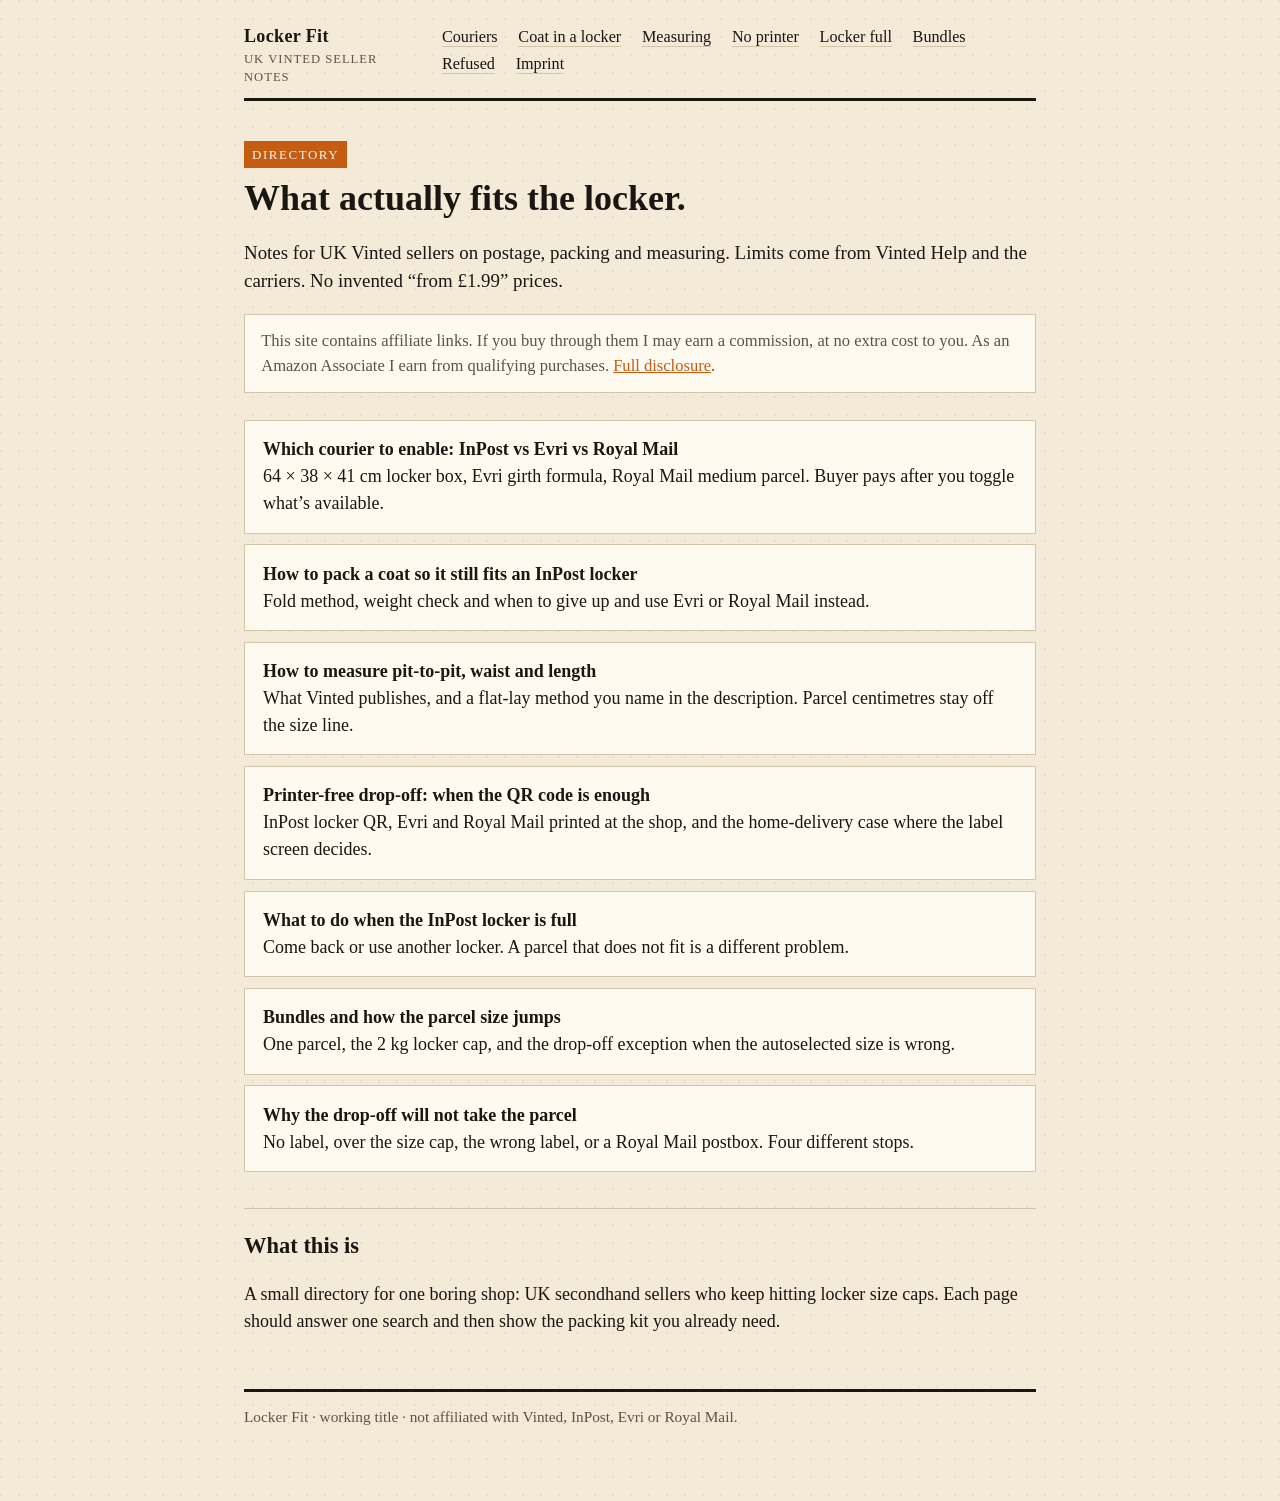
<file: index.html>
<!DOCTYPE html>
<html lang="en-GB">
<head>
  <meta charset="utf-8">
  <meta name="viewport" content="width=device-width, initial-scale=1">
  <title>Locker Fit — UK Vinted seller notes</title>
  <meta name="description" content="Postage, packing and measuring notes for UK Vinted sellers. Official size caps, not blog guesswork.">
  <link rel="stylesheet" href="styles.css">
</head>
<body>
  <div class="wrap">
    <header class="site">
      <a class="mark" href="index.html">Locker Fit<span>UK Vinted seller notes</span></a>
      <nav>
        <a href="courier-choice.html">Couriers</a>
        <a href="coat-packing.html">Coat in a locker</a>
        <a href="measuring.html">Measuring</a>
        <a href="printer-free.html">No printer</a>
        <a href="locker-full.html">Locker full</a>
        <a href="bundles.html">Bundles</a>
        <a href="label-refused.html">Refused</a>
        <a href="imprint.html">Imprint</a>
      </nav>
    </header>

    <p class="tape">Directory</p>
    <h1>What actually fits the locker.</h1>
    <p class="lead">Notes for UK Vinted sellers on postage, packing and measuring. Limits come from Vinted Help and the carriers. No invented “from £1.99” prices.</p>

    <p class="disclosure">This site contains affiliate links. If you buy through them I may earn a commission, at no extra cost to you. As an Amazon Associate I earn from qualifying purchases. <a href="imprint.html">Full disclosure</a>.</p>

    <ul class="pages">
      <li>
        <a href="courier-choice.html">Which courier to enable: InPost vs Evri vs Royal Mail</a>
        <div>64 × 38 × 41 cm locker box, Evri girth formula, Royal Mail medium parcel. Buyer pays after you toggle what’s available.</div>
      </li>
      <li>
        <a href="coat-packing.html">How to pack a coat so it still fits an InPost locker</a>
        <div>Fold method, weight check and when to give up and use Evri or Royal Mail instead.</div>
      </li>
      <li>
        <a href="measuring.html">How to measure pit-to-pit, waist and length</a>
        <div>What Vinted publishes, and a flat-lay method you name in the description. Parcel centimetres stay off the size line.</div>
      </li>
      <li>
        <a href="printer-free.html">Printer-free drop-off: when the QR code is enough</a>
        <div>InPost locker QR, Evri and Royal Mail printed at the shop, and the home-delivery case where the label screen decides.</div>
      </li>
      <li>
        <a href="locker-full.html">What to do when the InPost locker is full</a>
        <div>Come back or use another locker. A parcel that does not fit is a different problem.</div>
      </li>
      <li>
        <a href="bundles.html">Bundles and how the parcel size jumps</a>
        <div>One parcel, the 2 kg locker cap, and the drop-off exception when the autoselected size is wrong.</div>
      </li>
      <li>
        <a href="label-refused.html">Why the drop-off will not take the parcel</a>
        <div>No label, over the size cap, the wrong label, or a Royal Mail postbox. Four different stops.</div>
      </li>
    </ul>

    <h2>What this is</h2>
    <p>A small directory for one boring shop: UK secondhand sellers who keep hitting locker size caps. Each page should answer one search and then show the packing kit you already need.</p>

    <footer>
      Locker Fit · working title · not affiliated with Vinted, InPost, Evri or Royal Mail.
    </footer>
  </div>
</body>
</html>
</file>
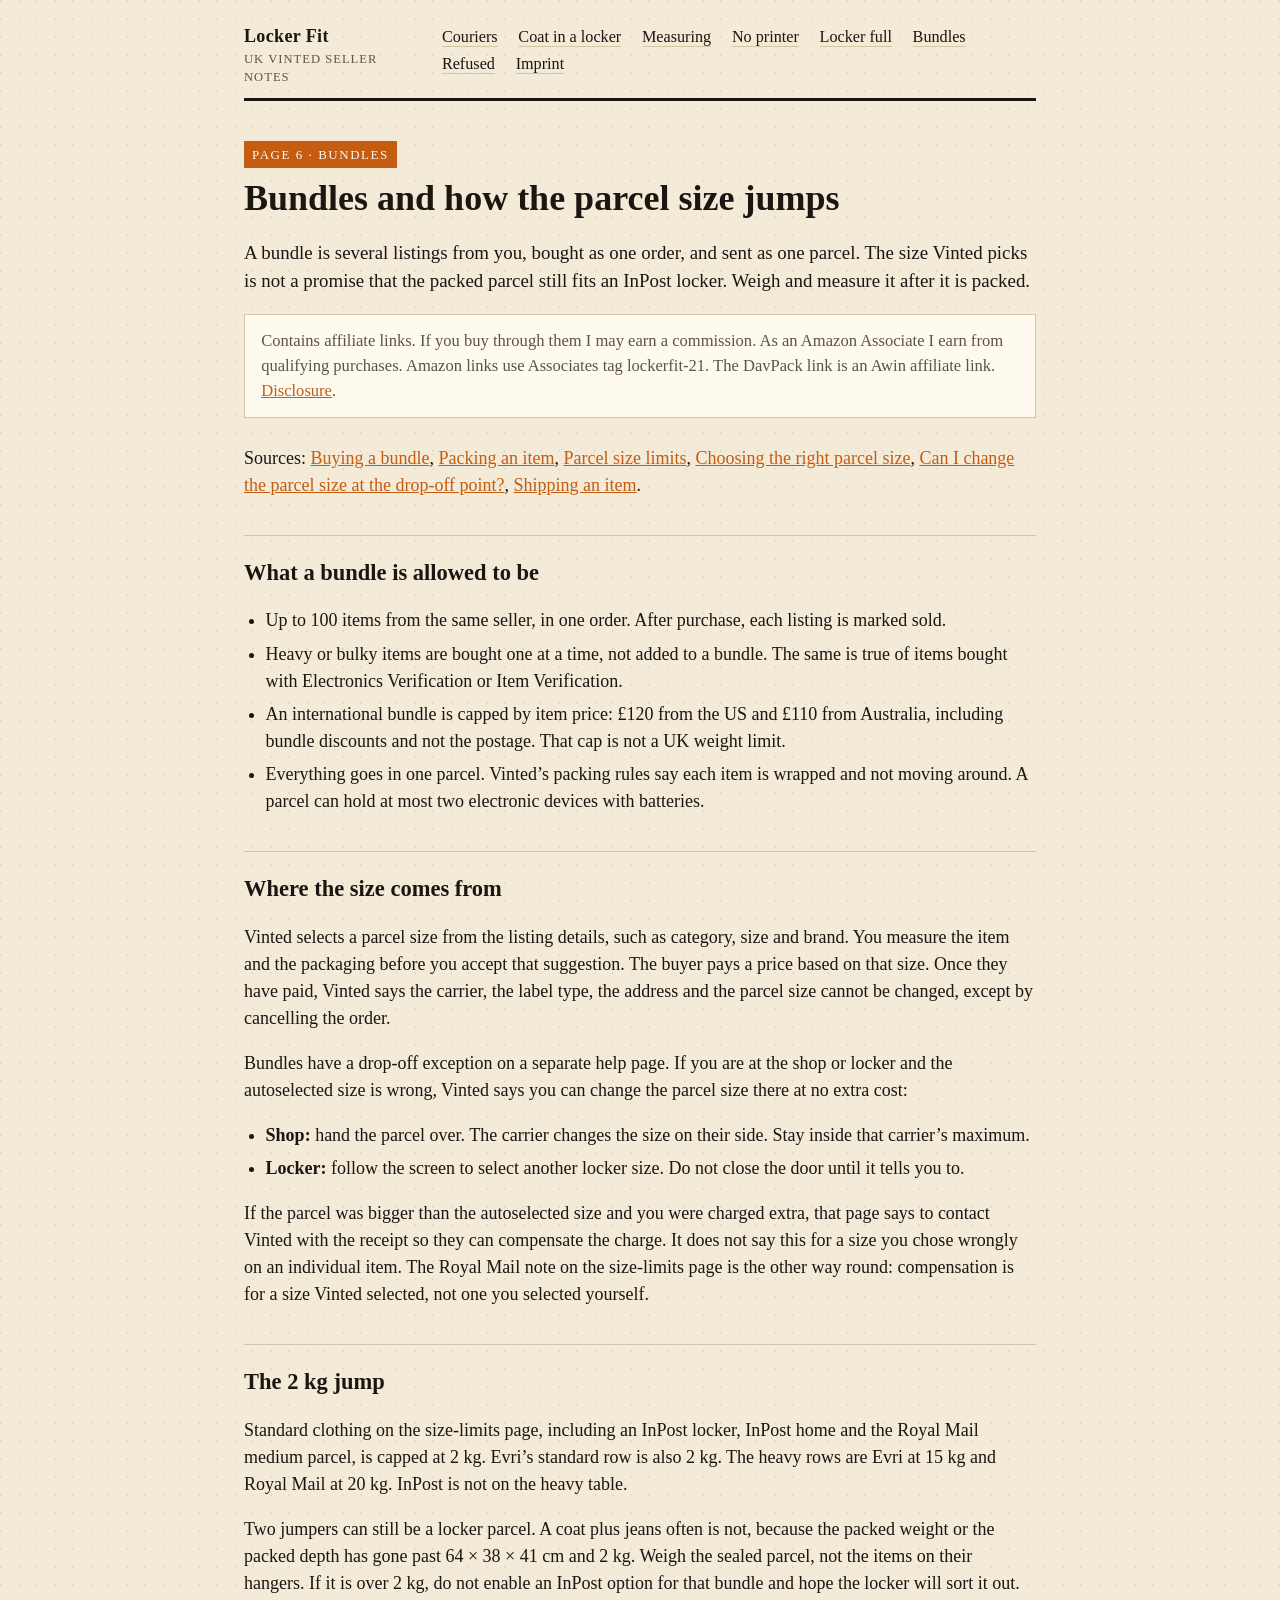
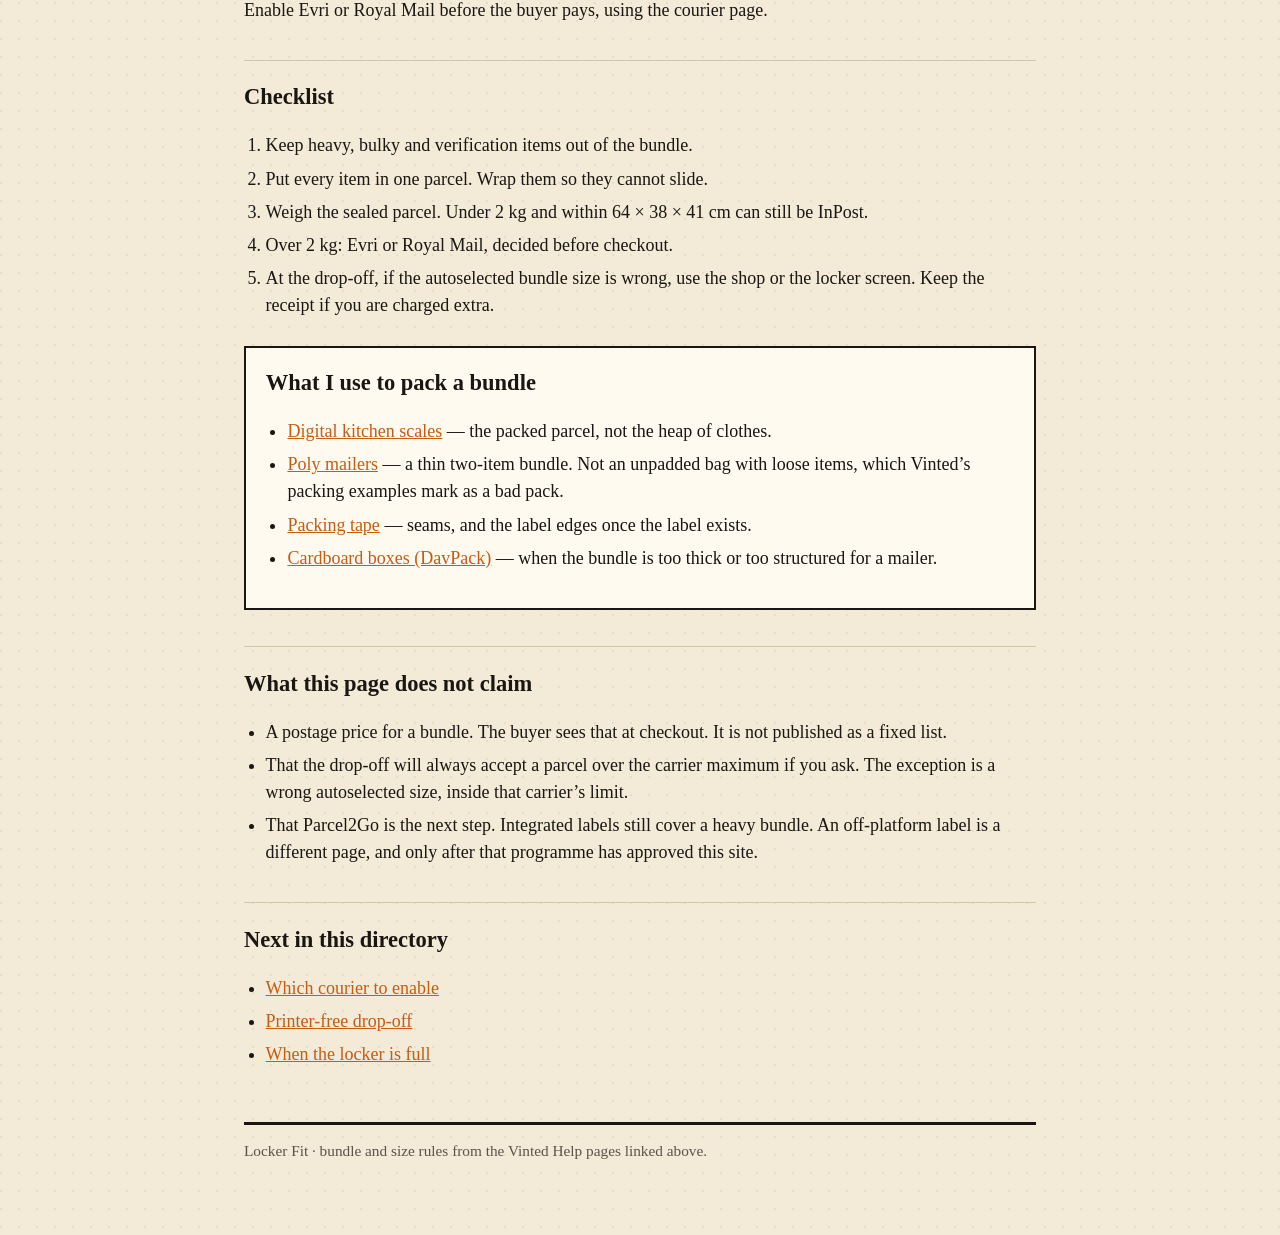
<file: bundles.html>
<!DOCTYPE html>
<html lang="en-GB">
<head>
  <meta charset="utf-8">
  <meta name="viewport" content="width=device-width, initial-scale=1">
  <title>Vinted bundles and the parcel size jump — Locker Fit</title>
  <meta name="description" content="How a Vinted UK bundle becomes one parcel, when the 2 kg locker cap is the limit, and what you can change at the drop-off.">
  <link rel="stylesheet" href="styles.css">
</head>
<body>
  <div class="wrap">
    <header class="site">
      <a class="mark" href="index.html">Locker Fit<span>UK Vinted seller notes</span></a>
      <nav>
        <a href="courier-choice.html">Couriers</a>
        <a href="coat-packing.html">Coat in a locker</a>
        <a href="measuring.html">Measuring</a>
        <a href="printer-free.html">No printer</a>
        <a href="locker-full.html">Locker full</a>
        <a href="bundles.html">Bundles</a>
        <a href="label-refused.html">Refused</a>
        <a href="imprint.html">Imprint</a>
      </nav>
    </header>

    <p class="tape">Page 6 · Bundles</p>
    <h1>Bundles and how the parcel size jumps</h1>
    <p class="lead">A bundle is several listings from you, bought as one order, and sent as one parcel. The size Vinted picks is not a promise that the packed parcel still fits an InPost locker. Weigh and measure it after it is packed.</p>

    <p class="disclosure">Contains affiliate links. If you buy through them I may earn a commission. As an Amazon Associate I earn from qualifying purchases. Amazon links use Associates tag lockerfit-21. The DavPack link is an Awin affiliate link. <a href="imprint.html">Disclosure</a>.</p>

    <p>Sources: <a href="https://www.vinted.co.uk/help/260-bundelbeleid">Buying a bundle</a>, <a href="https://www.vinted.co.uk/help/65">Packing an item</a>, <a href="https://www.vinted.co.uk/help/1227-parcel-size-limits">Parcel size limits</a>, <a href="https://www.vinted.co.uk/help/51">Choosing the right parcel size</a>, <a href="https://www.vinted.co.uk/help/160-can-i-change-the-parcel-size-at-the-drop-off-point">Can I change the parcel size at the drop-off point?</a>, <a href="https://www.vinted.co.uk/help/482-shipping-an-item">Shipping an item</a>.</p>

    <h2>What a bundle is allowed to be</h2>
    <ul>
      <li>Up to 100 items from the same seller, in one order. After purchase, each listing is marked sold.</li>
      <li>Heavy or bulky items are bought one at a time, not added to a bundle. The same is true of items bought with Electronics Verification or Item Verification.</li>
      <li>An international bundle is capped by item price: £120 from the US and £110 from Australia, including bundle discounts and not the postage. That cap is not a UK weight limit.</li>
      <li>Everything goes in one parcel. Vinted’s packing rules say each item is wrapped and not moving around. A parcel can hold at most two electronic devices with batteries.</li>
    </ul>

    <h2>Where the size comes from</h2>
    <p>Vinted selects a parcel size from the listing details, such as category, size and brand. You measure the item and the packaging before you accept that suggestion. The buyer pays a price based on that size. Once they have paid, Vinted says the carrier, the label type, the address and the parcel size cannot be changed, except by cancelling the order.</p>
    <p>Bundles have a drop-off exception on a separate help page. If you are at the shop or locker and the autoselected size is wrong, Vinted says you can change the parcel size there at no extra cost:</p>
    <ul>
      <li><strong>Shop:</strong> hand the parcel over. The carrier changes the size on their side. Stay inside that carrier’s maximum.</li>
      <li><strong>Locker:</strong> follow the screen to select another locker size. Do not close the door until it tells you to.</li>
    </ul>
    <p>If the parcel was bigger than the autoselected size and you were charged extra, that page says to contact Vinted with the receipt so they can compensate the charge. It does not say this for a size you chose wrongly on an individual item. The Royal Mail note on the size-limits page is the other way round: compensation is for a size Vinted selected, not one you selected yourself.</p>

    <h2>The 2 kg jump</h2>
    <p>Standard clothing on the size-limits page, including an InPost locker, InPost home and the Royal Mail medium parcel, is capped at 2 kg. Evri’s standard row is also 2 kg. The heavy rows are Evri at 15 kg and Royal Mail at 20 kg. InPost is not on the heavy table.</p>
    <p>Two jumpers can still be a locker parcel. A coat plus jeans often is not, because the packed weight or the packed depth has gone past 64 × 38 × 41 cm and 2 kg. Weigh the sealed parcel, not the items on their hangers. If it is over 2 kg, do not enable an InPost option for that bundle and hope the locker will sort it out. Enable Evri or Royal Mail before the buyer pays, using the courier page.</p>

    <h2>Checklist</h2>
    <ol>
      <li>Keep heavy, bulky and verification items out of the bundle.</li>
      <li>Put every item in one parcel. Wrap them so they cannot slide.</li>
      <li>Weigh the sealed parcel. Under 2 kg and within 64 × 38 × 41 cm can still be InPost.</li>
      <li>Over 2 kg: Evri or Royal Mail, decided before checkout.</li>
      <li>At the drop-off, if the autoselected bundle size is wrong, use the shop or the locker screen. Keep the receipt if you are charged extra.</li>
    </ol>

    <div class="kit">
      <h2>What I use to pack a bundle</h2>
      <ul>
        <li><a href="https://www.amazon.co.uk/s?k=digital+kitchen+scales+2kg&amp;tag=lockerfit-21">Digital kitchen scales</a> — the packed parcel, not the heap of clothes.</li>
        <li><a href="https://www.amazon.co.uk/s?k=poly+mailers+A3&amp;tag=lockerfit-21">Poly mailers</a> — a thin two-item bundle. Not an unpadded bag with loose items, which Vinted’s packing examples mark as a bad pack.</li>
        <li><a href="https://www.amazon.co.uk/s?k=packing+tape+strong&amp;tag=lockerfit-21">Packing tape</a> — seams, and the label edges once the label exists.</li>
        <li><a href="https://www.awin1.com/cread.php?awinmid=29981&amp;awinaffid=3132490&amp;ued=https%3A%2F%2Fwww.davpack.co.uk%2F">Cardboard boxes (DavPack)</a> — when the bundle is too thick or too structured for a mailer.</li>
      </ul>
    </div>

    <h2>What this page does not claim</h2>
    <ul>
      <li>A postage price for a bundle. The buyer sees that at checkout. It is not published as a fixed list.</li>
      <li>That the drop-off will always accept a parcel over the carrier maximum if you ask. The exception is a wrong autoselected size, inside that carrier’s limit.</li>
      <li>That Parcel2Go is the next step. Integrated labels still cover a heavy bundle. An off-platform label is a different page, and only after that programme has approved this site.</li>
    </ul>

    <h2>Next in this directory</h2>
    <ul>
      <li><a href="courier-choice.html">Which courier to enable</a></li>
      <li><a href="printer-free.html">Printer-free drop-off</a></li>
      <li><a href="locker-full.html">When the locker is full</a></li>
    </ul>

    <footer>
      Locker Fit · bundle and size rules from the Vinted Help pages linked above.
    </footer>
  </div>
</body>
</html>
</file>
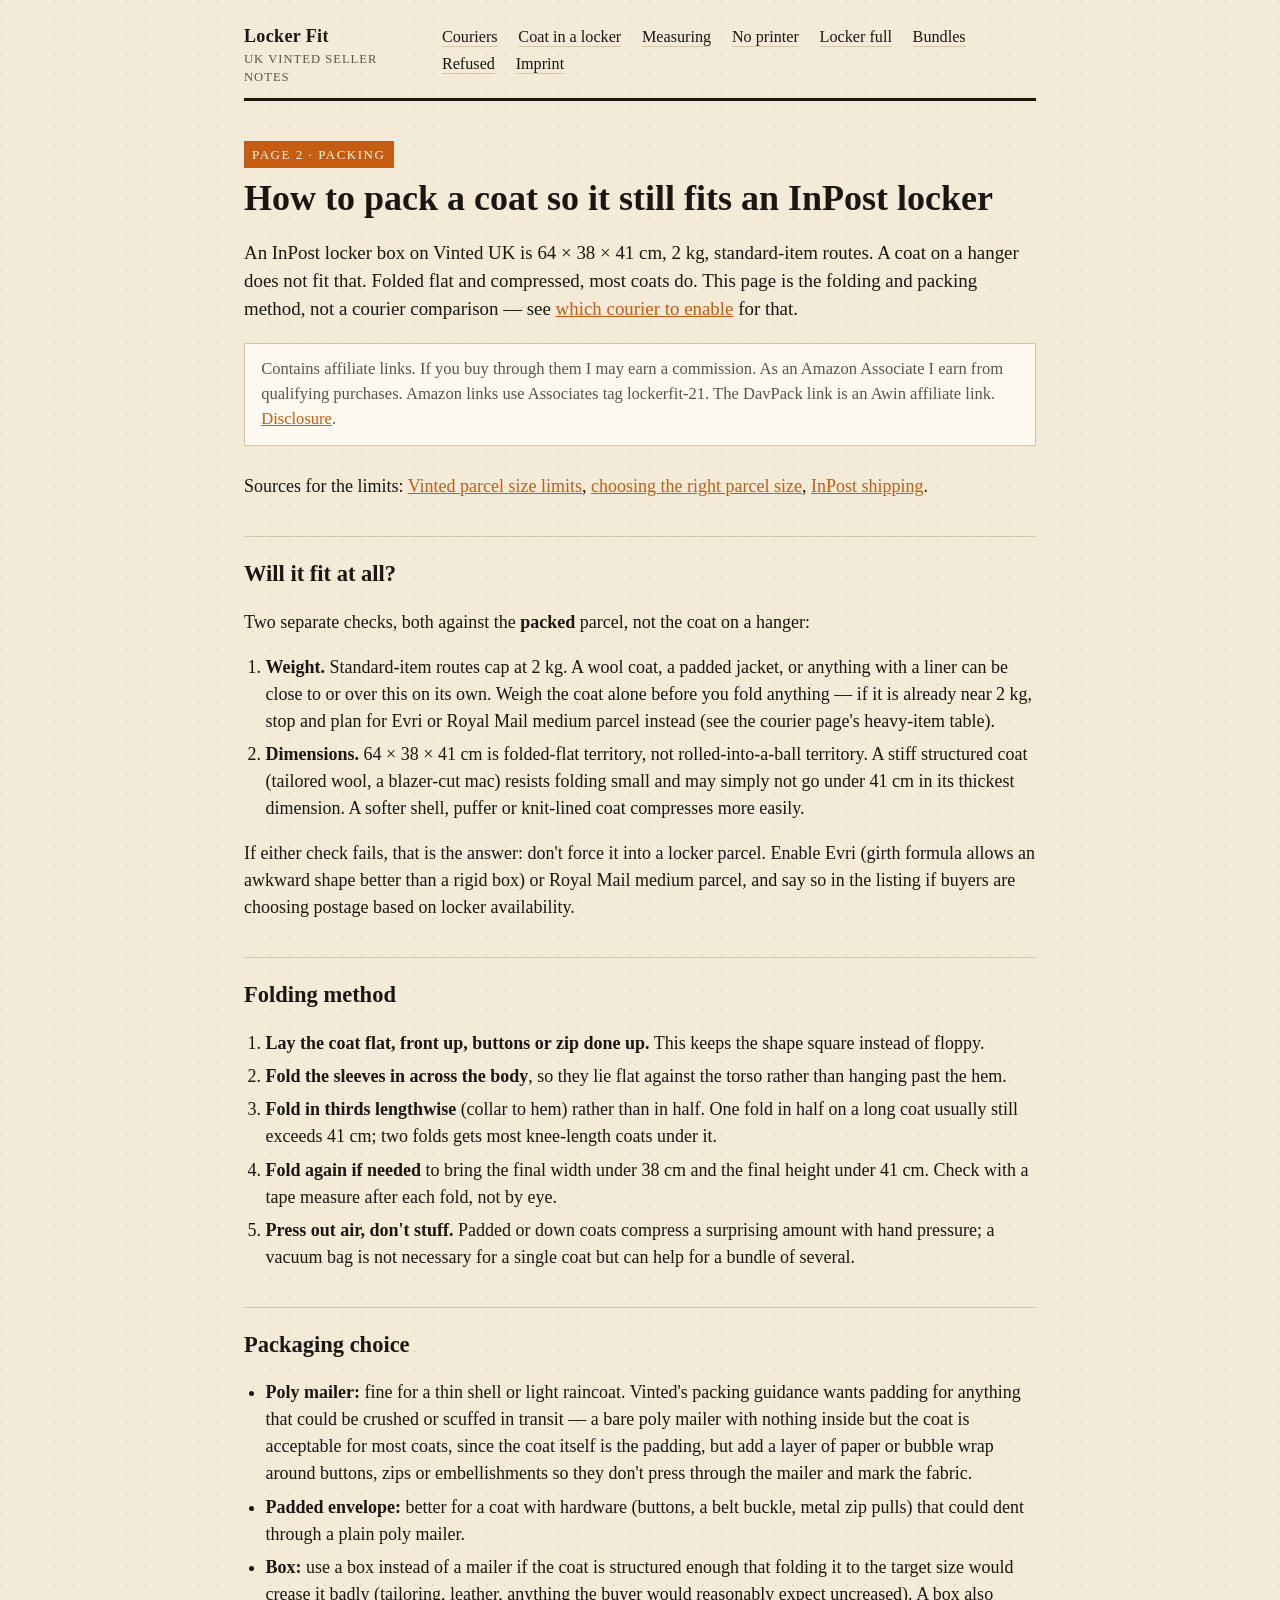
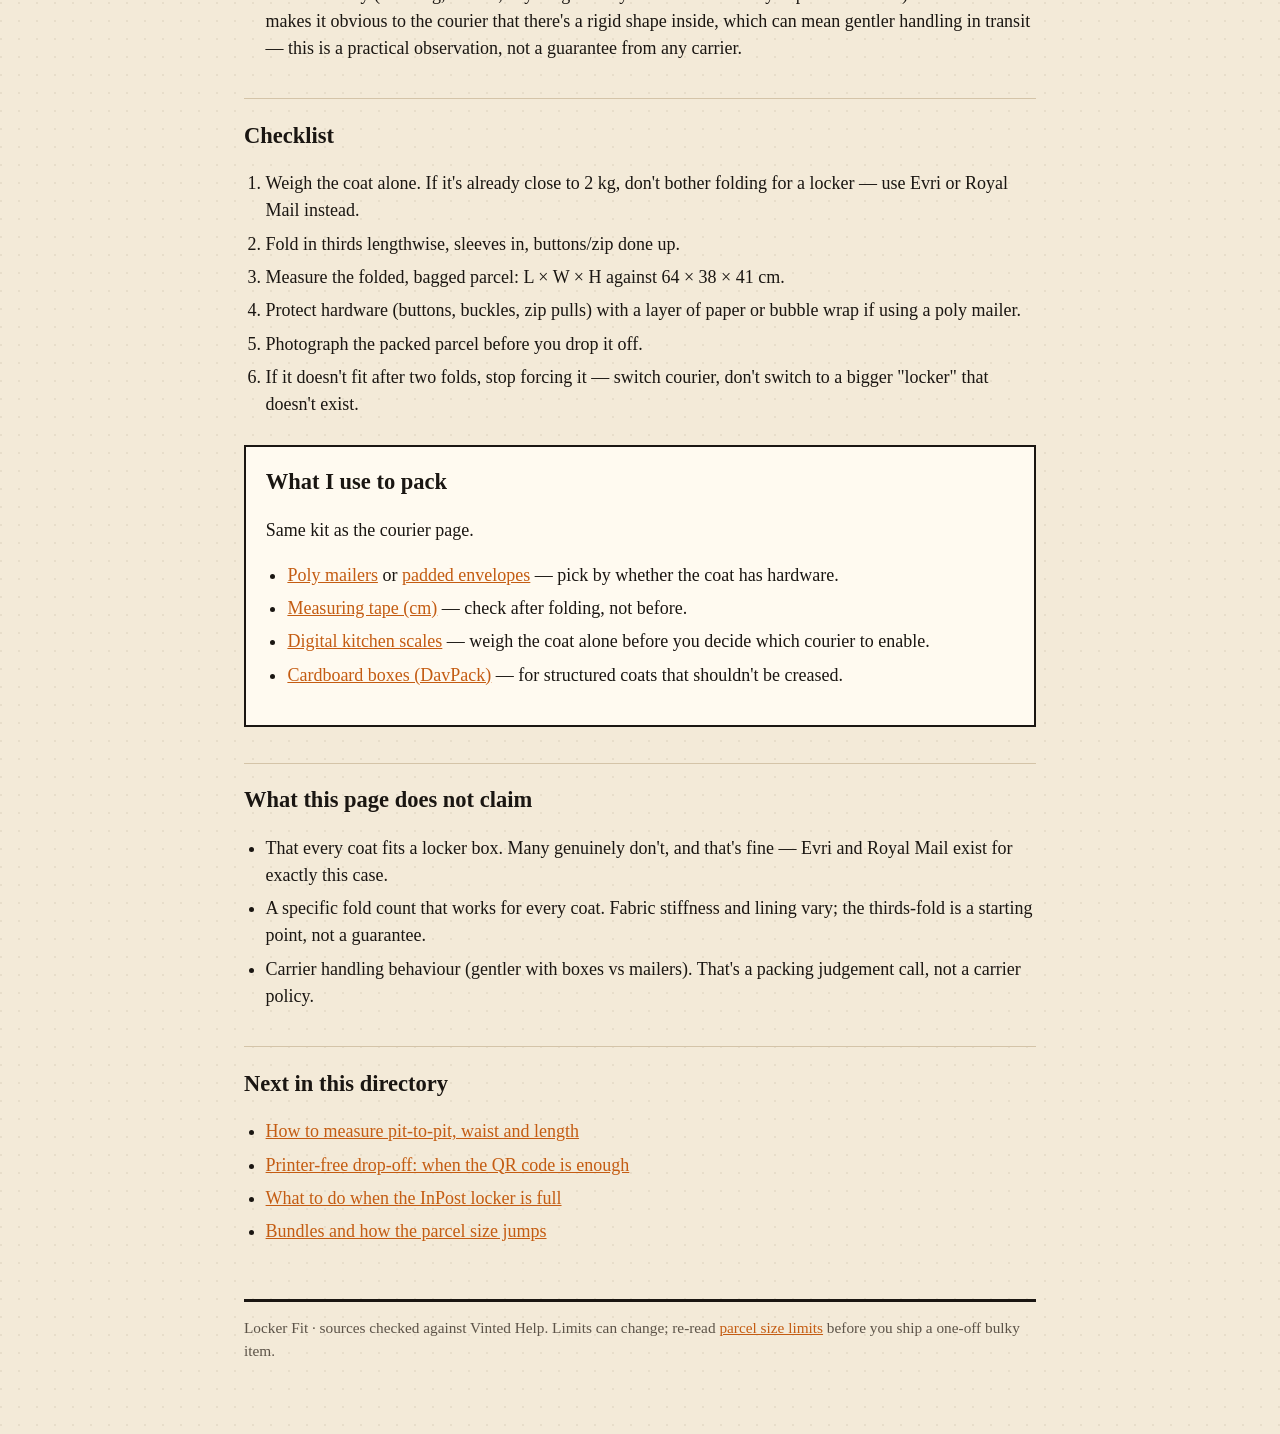
<file: coat-packing.html>
<!DOCTYPE html>
<html lang="en-GB">
<head>
  <meta charset="utf-8">
  <meta name="viewport" content="width=device-width, initial-scale=1">
  <title>How to pack a coat so it still fits an InPost locker — Locker Fit</title>
  <meta name="description" content="Fold and pack a coat to the 64 × 38 × 41 cm, 2 kg InPost locker limit on Vinted UK, or know when to use Evri or Royal Mail instead.">
  <link rel="stylesheet" href="styles.css">
</head>
<body>
  <div class="wrap">
    <header class="site">
      <a class="mark" href="index.html">Locker Fit<span>UK Vinted seller notes</span></a>
      <nav>
        <a href="courier-choice.html">Couriers</a>
        <a href="coat-packing.html">Coat in a locker</a>
        <a href="measuring.html">Measuring</a>
        <a href="printer-free.html">No printer</a>
        <a href="locker-full.html">Locker full</a>
        <a href="bundles.html">Bundles</a>
        <a href="label-refused.html">Refused</a>
        <a href="imprint.html">Imprint</a>
      </nav>
    </header>

    <p class="tape">Page 2 · Packing</p>
    <h1>How to pack a coat so it still fits an InPost locker</h1>
    <p class="lead">An InPost locker box on Vinted UK is 64 × 38 × 41 cm, 2 kg, standard-item routes. A coat on a hanger does not fit that. Folded flat and compressed, most coats do. This page is the folding and packing method, not a courier comparison — see <a href="courier-choice.html">which courier to enable</a> for that.</p>

    <p class="disclosure">Contains affiliate links. If you buy through them I may earn a commission. As an Amazon Associate I earn from qualifying purchases. Amazon links use Associates tag lockerfit-21. The DavPack link is an Awin affiliate link. <a href="imprint.html">Disclosure</a>.</p>

    <p>Sources for the limits: <a href="https://www.vinted.co.uk/help/1227">Vinted parcel size limits</a>, <a href="https://www.vinted.co.uk/help/51">choosing the right parcel size</a>, <a href="https://www.vinted.co.uk/help/953">InPost shipping</a>.</p>

    <h2>Will it fit at all?</h2>
    <p>Two separate checks, both against the <strong>packed</strong> parcel, not the coat on a hanger:</p>
    <ol>
      <li><strong>Weight.</strong> Standard-item routes cap at 2 kg. A wool coat, a padded jacket, or anything with a liner can be close to or over this on its own. Weigh the coat alone before you fold anything — if it is already near 2 kg, stop and plan for Evri or Royal Mail medium parcel instead (see the courier page's heavy-item table).</li>
      <li><strong>Dimensions.</strong> 64 × 38 × 41 cm is folded-flat territory, not rolled-into-a-ball territory. A stiff structured coat (tailored wool, a blazer-cut mac) resists folding small and may simply not go under 41 cm in its thickest dimension. A softer shell, puffer or knit-lined coat compresses more easily.</li>
    </ol>
    <p>If either check fails, that is the answer: don't force it into a locker parcel. Enable Evri (girth formula allows an awkward shape better than a rigid box) or Royal Mail medium parcel, and say so in the listing if buyers are choosing postage based on locker availability.</p>

    <h2>Folding method</h2>
    <ol>
      <li><strong>Lay the coat flat, front up, buttons or zip done up.</strong> This keeps the shape square instead of floppy.</li>
      <li><strong>Fold the sleeves in across the body</strong>, so they lie flat against the torso rather than hanging past the hem.</li>
      <li><strong>Fold in thirds lengthwise</strong> (collar to hem) rather than in half. One fold in half on a long coat usually still exceeds 41 cm; two folds gets most knee-length coats under it.</li>
      <li><strong>Fold again if needed</strong> to bring the final width under 38 cm and the final height under 41 cm. Check with a tape measure after each fold, not by eye.</li>
      <li><strong>Press out air, don't stuff.</strong> Padded or down coats compress a surprising amount with hand pressure; a vacuum bag is not necessary for a single coat but can help for a bundle of several.</li>
    </ol>

    <h2>Packaging choice</h2>
    <ul>
      <li><strong>Poly mailer:</strong> fine for a thin shell or light raincoat. Vinted's packing guidance wants padding for anything that could be crushed or scuffed in transit — a bare poly mailer with nothing inside but the coat is acceptable for most coats, since the coat itself is the padding, but add a layer of paper or bubble wrap around buttons, zips or embellishments so they don't press through the mailer and mark the fabric.</li>
      <li><strong>Padded envelope:</strong> better for a coat with hardware (buttons, a belt buckle, metal zip pulls) that could dent through a plain poly mailer.</li>
      <li><strong>Box:</strong> use a box instead of a mailer if the coat is structured enough that folding it to the target size would crease it badly (tailoring, leather, anything the buyer would reasonably expect uncreased). A box also makes it obvious to the courier that there's a rigid shape inside, which can mean gentler handling in transit — this is a practical observation, not a guarantee from any carrier.</li>
    </ul>

    <h2>Checklist</h2>
    <ol>
      <li>Weigh the coat alone. If it's already close to 2 kg, don't bother folding for a locker — use Evri or Royal Mail instead.</li>
      <li>Fold in thirds lengthwise, sleeves in, buttons/zip done up.</li>
      <li>Measure the folded, bagged parcel: L × W × H against 64 × 38 × 41 cm.</li>
      <li>Protect hardware (buttons, buckles, zip pulls) with a layer of paper or bubble wrap if using a poly mailer.</li>
      <li>Photograph the packed parcel before you drop it off.</li>
      <li>If it doesn't fit after two folds, stop forcing it — switch courier, don't switch to a bigger "locker" that doesn't exist.</li>
    </ol>

    <div class="kit">
      <h2>What I use to pack</h2>
      <p>Same kit as the courier page.</p>
      <ul>
        <li><a href="https://www.amazon.co.uk/s?k=poly+mailers+A3&amp;tag=lockerfit-21">Poly mailers</a> or <a href="https://www.amazon.co.uk/s?k=padded+envelopes+large&amp;tag=lockerfit-21">padded envelopes</a> — pick by whether the coat has hardware.</li>
        <li><a href="https://www.amazon.co.uk/s?k=tailors+measuring+tape+cm&amp;tag=lockerfit-21">Measuring tape (cm)</a> — check after folding, not before.</li>
        <li><a href="https://www.amazon.co.uk/s?k=digital+kitchen+scales+2kg&amp;tag=lockerfit-21">Digital kitchen scales</a> — weigh the coat alone before you decide which courier to enable.</li>
        <li><a href="https://www.awin1.com/cread.php?awinmid=29981&amp;awinaffid=3132490&amp;ued=https%3A%2F%2Fwww.davpack.co.uk%2F">Cardboard boxes (DavPack)</a> — for structured coats that shouldn't be creased.</li>
      </ul>
    </div>

    <h2>What this page does not claim</h2>
    <ul>
      <li>That every coat fits a locker box. Many genuinely don't, and that's fine — Evri and Royal Mail exist for exactly this case.</li>
      <li>A specific fold count that works for every coat. Fabric stiffness and lining vary; the thirds-fold is a starting point, not a guarantee.</li>
      <li>Carrier handling behaviour (gentler with boxes vs mailers). That's a packing judgement call, not a carrier policy.</li>
    </ul>

    <h2>Next in this directory</h2>
    <ul>
      <li><a href="measuring.html">How to measure pit-to-pit, waist and length</a></li>
      <li><a href="printer-free.html">Printer-free drop-off: when the QR code is enough</a></li>
      <li><a href="locker-full.html">What to do when the InPost locker is full</a></li>
      <li><a href="bundles.html">Bundles and how the parcel size jumps</a></li>
    </ul>

    <footer>
      Locker Fit · sources checked against Vinted Help. Limits can change; re-read <a href="https://www.vinted.co.uk/help/1227">parcel size limits</a> before you ship a one-off bulky item.
    </footer>
  </div>
</body>
</html>
</file>
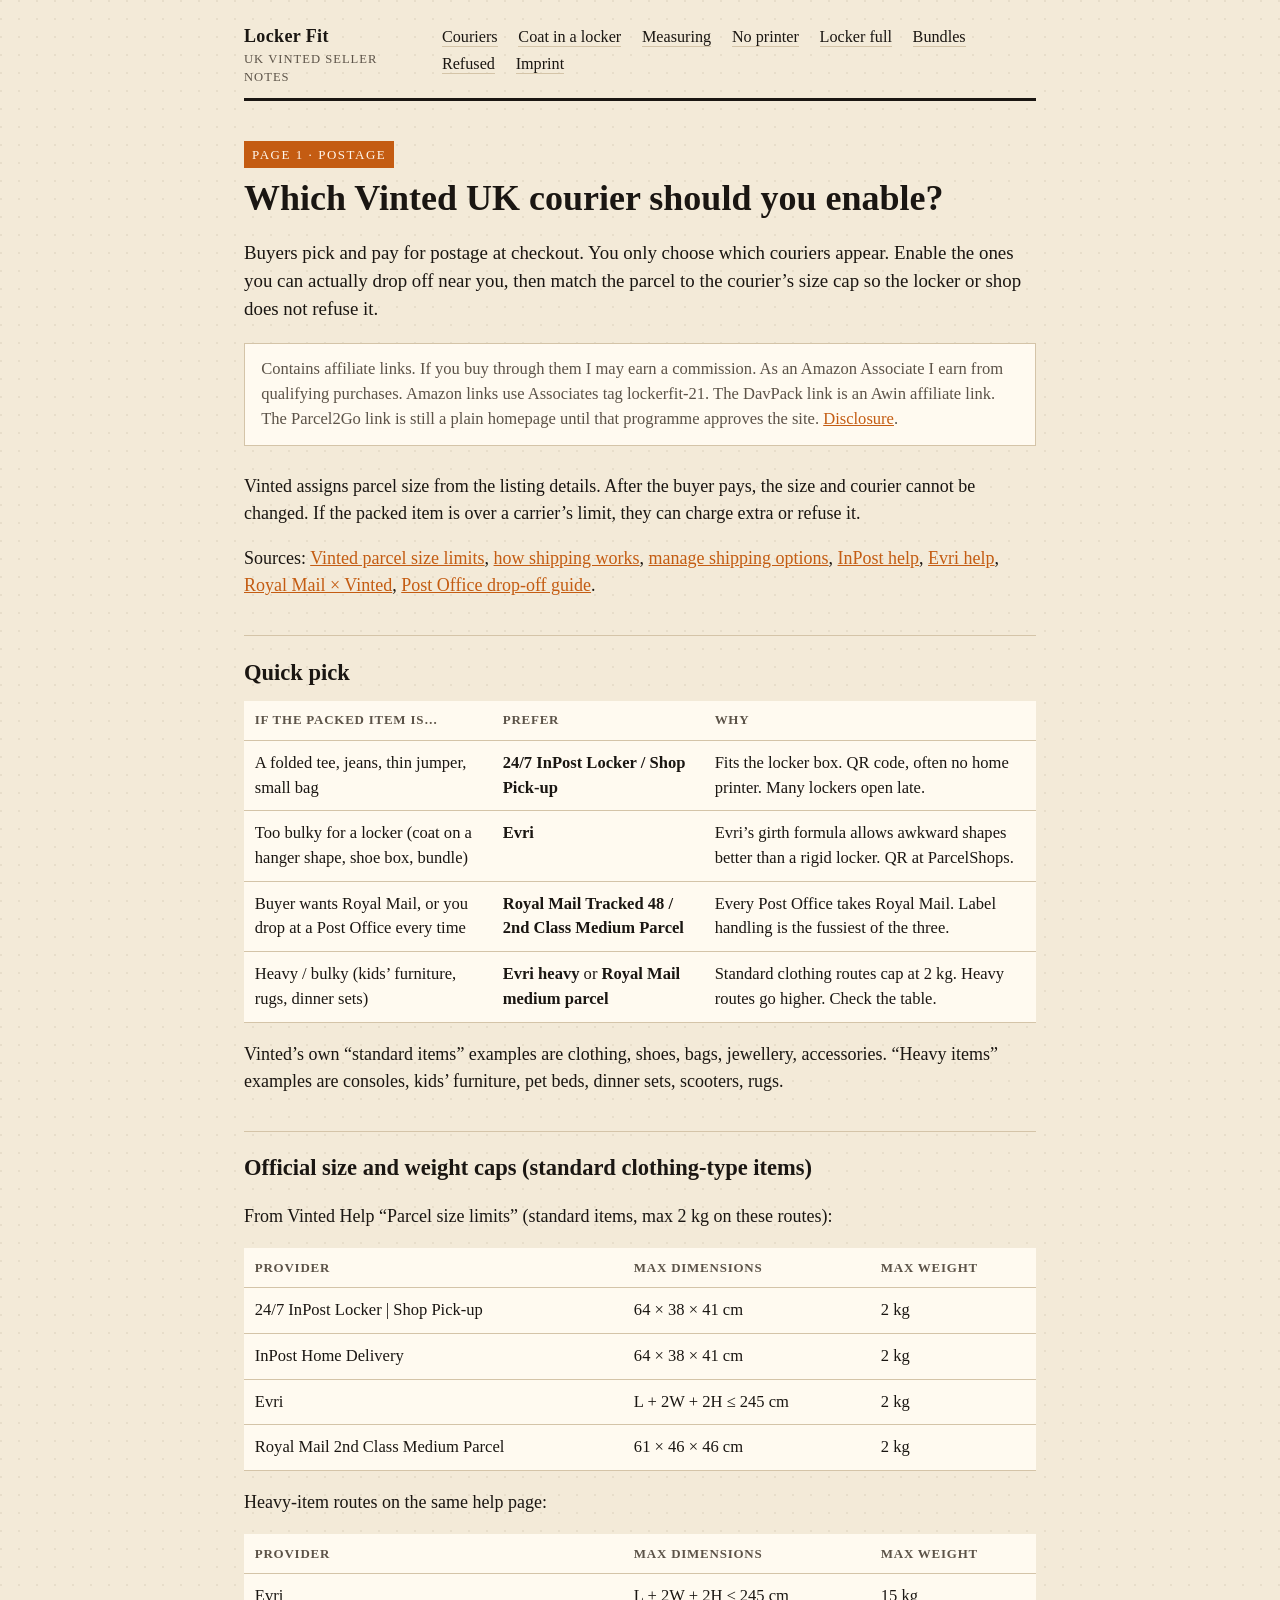
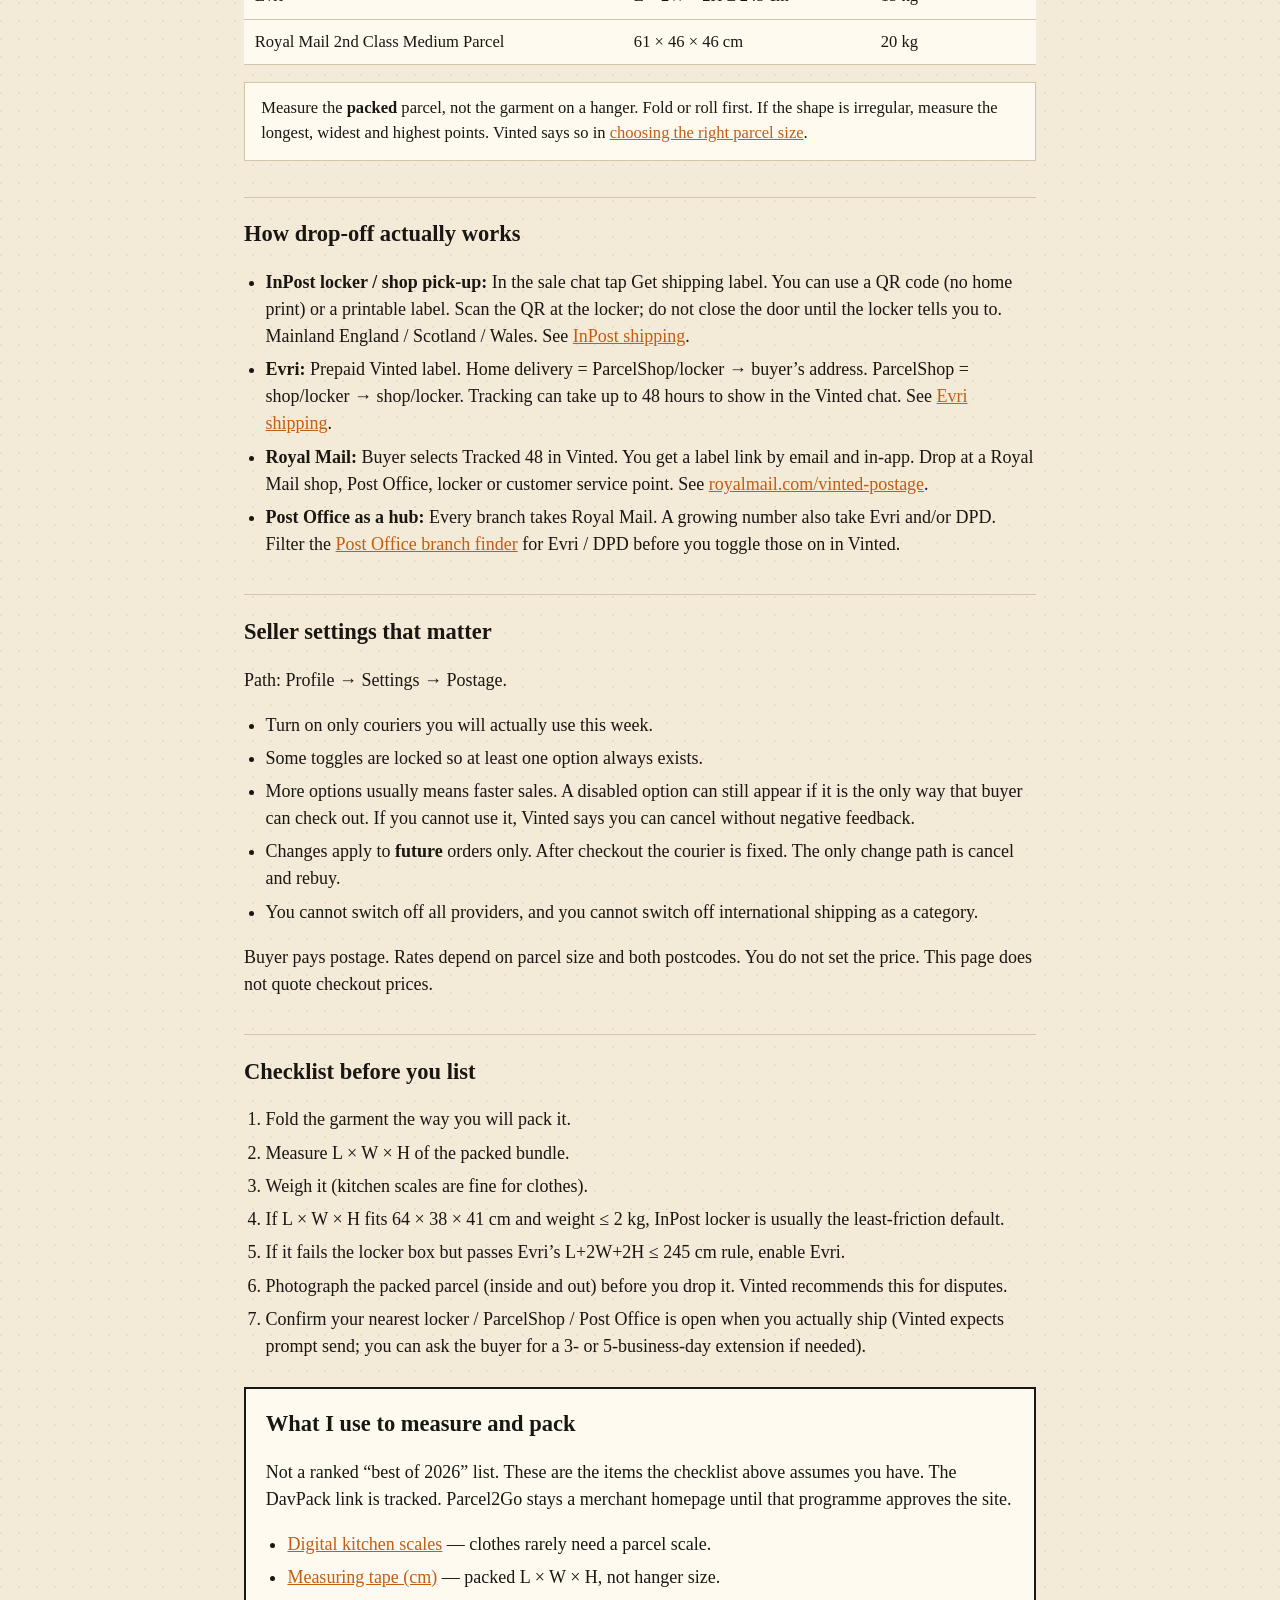
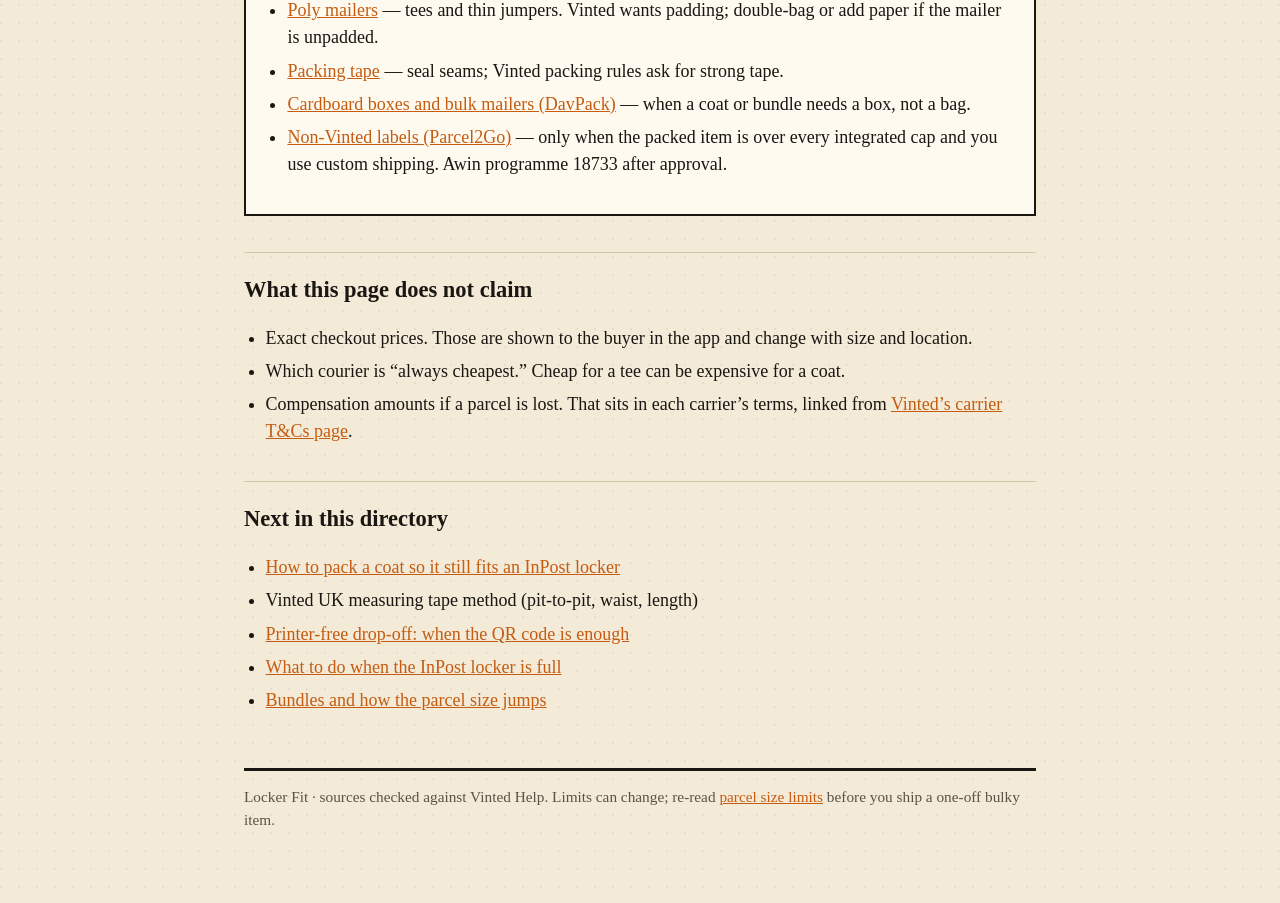
<file: courier-choice.html>
<!DOCTYPE html>
<html lang="en-GB">
<head>
  <meta charset="utf-8">
  <meta name="viewport" content="width=device-width, initial-scale=1">
  <title>Which Vinted UK courier should you enable? InPost vs Evri vs Royal Mail — Locker Fit</title>
  <meta name="description" content="Enable InPost, Evri or Royal Mail on Vinted UK using official size and weight caps. Buyer pays. After checkout you cannot change the courier.">
  <link rel="stylesheet" href="styles.css">
</head>
<body>
  <div class="wrap">
    <header class="site">
      <a class="mark" href="index.html">Locker Fit<span>UK Vinted seller notes</span></a>
      <nav>
        <a href="courier-choice.html">Couriers</a>
        <a href="coat-packing.html">Coat in a locker</a>
        <a href="measuring.html">Measuring</a>
        <a href="printer-free.html">No printer</a>
        <a href="locker-full.html">Locker full</a>
        <a href="bundles.html">Bundles</a>
        <a href="label-refused.html">Refused</a>
        <a href="imprint.html">Imprint</a>
      </nav>
    </header>

    <p class="tape">Page 1 · Postage</p>
    <h1>Which Vinted UK courier should you enable?</h1>
    <p class="lead">Buyers pick and pay for postage at checkout. You only choose which couriers appear. Enable the ones you can actually drop off near you, then match the parcel to the courier’s size cap so the locker or shop does not refuse it.</p>

    <p class="disclosure">Contains affiliate links. If you buy through them I may earn a commission. As an Amazon Associate I earn from qualifying purchases. Amazon links use Associates tag lockerfit-21. The DavPack link is an Awin affiliate link. The Parcel2Go link is still a plain homepage until that programme approves the site. <a href="imprint.html">Disclosure</a>.</p>

    <p>Vinted assigns parcel size from the listing details. After the buyer pays, the size and courier cannot be changed. If the packed item is over a carrier’s limit, they can charge extra or refuse it.</p>

    <p>Sources: <a href="https://www.vinted.co.uk/help/1227">Vinted parcel size limits</a>, <a href="https://www.vinted.co.uk/help/753-how-shipping-works">how shipping works</a>, <a href="https://www.vinted.co.uk/help/447">manage shipping options</a>, <a href="https://www.vinted.co.uk/help/953">InPost help</a>, <a href="https://www.vinted.co.uk/help/706">Evri help</a>, <a href="https://www.royalmail.com/vinted-postage">Royal Mail × Vinted</a>, <a href="https://www.postoffice.co.uk/mail/guides/vinted-postage-options">Post Office drop-off guide</a>.</p>

    <h2>Quick pick</h2>
    <table>
      <thead>
        <tr>
          <th>If the packed item is…</th>
          <th>Prefer</th>
          <th>Why</th>
        </tr>
      </thead>
      <tbody>
        <tr>
          <td>A folded tee, jeans, thin jumper, small bag</td>
          <td><strong>24/7 InPost Locker / Shop Pick-up</strong></td>
          <td>Fits the locker box. QR code, often no home printer. Many lockers open late.</td>
        </tr>
        <tr>
          <td>Too bulky for a locker (coat on a hanger shape, shoe box, bundle)</td>
          <td><strong>Evri</strong></td>
          <td>Evri’s girth formula allows awkward shapes better than a rigid locker. QR at ParcelShops.</td>
        </tr>
        <tr>
          <td>Buyer wants Royal Mail, or you drop at a Post Office every time</td>
          <td><strong>Royal Mail Tracked 48 / 2nd Class Medium Parcel</strong></td>
          <td>Every Post Office takes Royal Mail. Label handling is the fussiest of the three.</td>
        </tr>
        <tr>
          <td>Heavy / bulky (kids’ furniture, rugs, dinner sets)</td>
          <td><strong>Evri heavy</strong> or <strong>Royal Mail medium parcel</strong></td>
          <td>Standard clothing routes cap at 2 kg. Heavy routes go higher. Check the table.</td>
        </tr>
      </tbody>
    </table>

    <p>Vinted’s own “standard items” examples are clothing, shoes, bags, jewellery, accessories. “Heavy items” examples are consoles, kids’ furniture, pet beds, dinner sets, scooters, rugs.</p>

    <h2>Official size and weight caps (standard clothing-type items)</h2>
    <p>From Vinted Help “Parcel size limits” (standard items, max 2 kg on these routes):</p>
    <table>
      <thead>
        <tr>
          <th>Provider</th>
          <th>Max dimensions</th>
          <th>Max weight</th>
        </tr>
      </thead>
      <tbody>
        <tr>
          <td>24/7 InPost Locker | Shop Pick-up</td>
          <td>64 × 38 × 41 cm</td>
          <td>2 kg</td>
        </tr>
        <tr>
          <td>InPost Home Delivery</td>
          <td>64 × 38 × 41 cm</td>
          <td>2 kg</td>
        </tr>
        <tr>
          <td>Evri</td>
          <td>L + 2W + 2H ≤ 245 cm</td>
          <td>2 kg</td>
        </tr>
        <tr>
          <td>Royal Mail 2nd Class Medium Parcel</td>
          <td>61 × 46 × 46 cm</td>
          <td>2 kg</td>
        </tr>
      </tbody>
    </table>

    <p>Heavy-item routes on the same help page:</p>
    <table>
      <thead>
        <tr>
          <th>Provider</th>
          <th>Max dimensions</th>
          <th>Max weight</th>
        </tr>
      </thead>
      <tbody>
        <tr>
          <td>Evri</td>
          <td>L + 2W + 2H ≤ 245 cm</td>
          <td>15 kg</td>
        </tr>
        <tr>
          <td>Royal Mail 2nd Class Medium Parcel</td>
          <td>61 × 46 × 46 cm</td>
          <td>20 kg</td>
        </tr>
      </tbody>
    </table>

    <p class="note">Measure the <strong>packed</strong> parcel, not the garment on a hanger. Fold or roll first. If the shape is irregular, measure the longest, widest and highest points. Vinted says so in <a href="https://www.vinted.co.uk/help/51">choosing the right parcel size</a>.</p>

    <h2>How drop-off actually works</h2>
    <ul>
      <li><strong>InPost locker / shop pick-up:</strong> In the sale chat tap Get shipping label. You can use a QR code (no home print) or a printable label. Scan the QR at the locker; do not close the door until the locker tells you to. Mainland England / Scotland / Wales. See <a href="https://www.vinted.co.uk/help/953">InPost shipping</a>.</li>
      <li><strong>Evri:</strong> Prepaid Vinted label. Home delivery = ParcelShop/locker → buyer’s address. ParcelShop = shop/locker → shop/locker. Tracking can take up to 48 hours to show in the Vinted chat. See <a href="https://www.vinted.co.uk/help/706">Evri shipping</a>.</li>
      <li><strong>Royal Mail:</strong> Buyer selects Tracked 48 in Vinted. You get a label link by email and in-app. Drop at a Royal Mail shop, Post Office, locker or customer service point. See <a href="https://www.royalmail.com/vinted-postage">royalmail.com/vinted-postage</a>.</li>
      <li><strong>Post Office as a hub:</strong> Every branch takes Royal Mail. A growing number also take Evri and/or DPD. Filter the <a href="https://www.postoffice.co.uk/mail/guides/vinted-postage-options">Post Office branch finder</a> for Evri / DPD before you toggle those on in Vinted.</li>
    </ul>

    <h2>Seller settings that matter</h2>
    <p>Path: Profile → Settings → Postage.</p>
    <ul>
      <li>Turn on only couriers you will actually use this week.</li>
      <li>Some toggles are locked so at least one option always exists.</li>
      <li>More options usually means faster sales. A disabled option can still appear if it is the only way that buyer can check out. If you cannot use it, Vinted says you can cancel without negative feedback.</li>
      <li>Changes apply to <strong>future</strong> orders only. After checkout the courier is fixed. The only change path is cancel and rebuy.</li>
      <li>You cannot switch off all providers, and you cannot switch off international shipping as a category.</li>
    </ul>
    <p>Buyer pays postage. Rates depend on parcel size and both postcodes. You do not set the price. This page does not quote checkout prices.</p>

    <h2>Checklist before you list</h2>
    <ol>
      <li>Fold the garment the way you will pack it.</li>
      <li>Measure L × W × H of the packed bundle.</li>
      <li>Weigh it (kitchen scales are fine for clothes).</li>
      <li>If L × W × H fits 64 × 38 × 41 cm and weight ≤ 2 kg, InPost locker is usually the least-friction default.</li>
      <li>If it fails the locker box but passes Evri’s L+2W+2H ≤ 245 cm rule, enable Evri.</li>
      <li>Photograph the packed parcel (inside and out) before you drop it. Vinted recommends this for disputes.</li>
      <li>Confirm your nearest locker / ParcelShop / Post Office is open when you actually ship (Vinted expects prompt send; you can ask the buyer for a 3- or 5-business-day extension if needed).</li>
    </ol>

    <div class="kit">
      <h2>What I use to measure and pack</h2>
      <p>Not a ranked “best of 2026” list. These are the items the checklist above assumes you have. The DavPack link is tracked. Parcel2Go stays a merchant homepage until that programme approves the site.</p>
      <ul>
        <li><a href="https://www.amazon.co.uk/s?k=digital+kitchen+scales+2kg&amp;tag=lockerfit-21">Digital kitchen scales</a> — clothes rarely need a parcel scale.</li>
        <li><a href="https://www.amazon.co.uk/s?k=tailors+measuring+tape+cm&amp;tag=lockerfit-21">Measuring tape (cm)</a> — packed L × W × H, not hanger size.</li>
        <li><a href="https://www.amazon.co.uk/s?k=poly+mailers+A3&amp;tag=lockerfit-21">Poly mailers</a> — tees and thin jumpers. Vinted wants padding; double-bag or add paper if the mailer is unpadded.</li>
        <li><a href="https://www.amazon.co.uk/s?k=packing+tape+strong&amp;tag=lockerfit-21">Packing tape</a> — seal seams; Vinted packing rules ask for strong tape.</li>
        <li><a href="https://www.awin1.com/cread.php?awinmid=29981&amp;awinaffid=3132490&amp;ued=https%3A%2F%2Fwww.davpack.co.uk%2F">Cardboard boxes and bulk mailers (DavPack)</a> — when a coat or bundle needs a box, not a bag.</li>
        <li><a href="https://www.parcel2go.com/">Non-Vinted labels (Parcel2Go)</a> — only when the packed item is over every integrated cap and you use custom shipping. Awin programme 18733 after approval.</li>
      </ul>
    </div>

    <h2>What this page does not claim</h2>
    <ul>
      <li>Exact checkout prices. Those are shown to the buyer in the app and change with size and location.</li>
      <li>Which courier is “always cheapest.” Cheap for a tee can be expensive for a coat.</li>
      <li>Compensation amounts if a parcel is lost. That sits in each carrier’s terms, linked from <a href="https://www.vinted.co.uk/help/757-shipping-options-for-buyers">Vinted’s carrier T&amp;Cs page</a>.</li>
    </ul>

    <h2>Next in this directory</h2>
    <ul>
      <li><a href="coat-packing.html">How to pack a coat so it still fits an InPost locker</a></li>
      <li>Vinted UK measuring tape method (pit-to-pit, waist, length)</li>
      <li><a href="printer-free.html">Printer-free drop-off: when the QR code is enough</a></li>
      <li><a href="locker-full.html">What to do when the InPost locker is full</a></li>
      <li><a href="bundles.html">Bundles and how the parcel size jumps</a></li>
    </ul>

    <footer>
      Locker Fit · sources checked against Vinted Help. Limits can change; re-read <a href="https://www.vinted.co.uk/help/1227">parcel size limits</a> before you ship a one-off bulky item.
    </footer>
  </div>
</body>
</html>
</file>
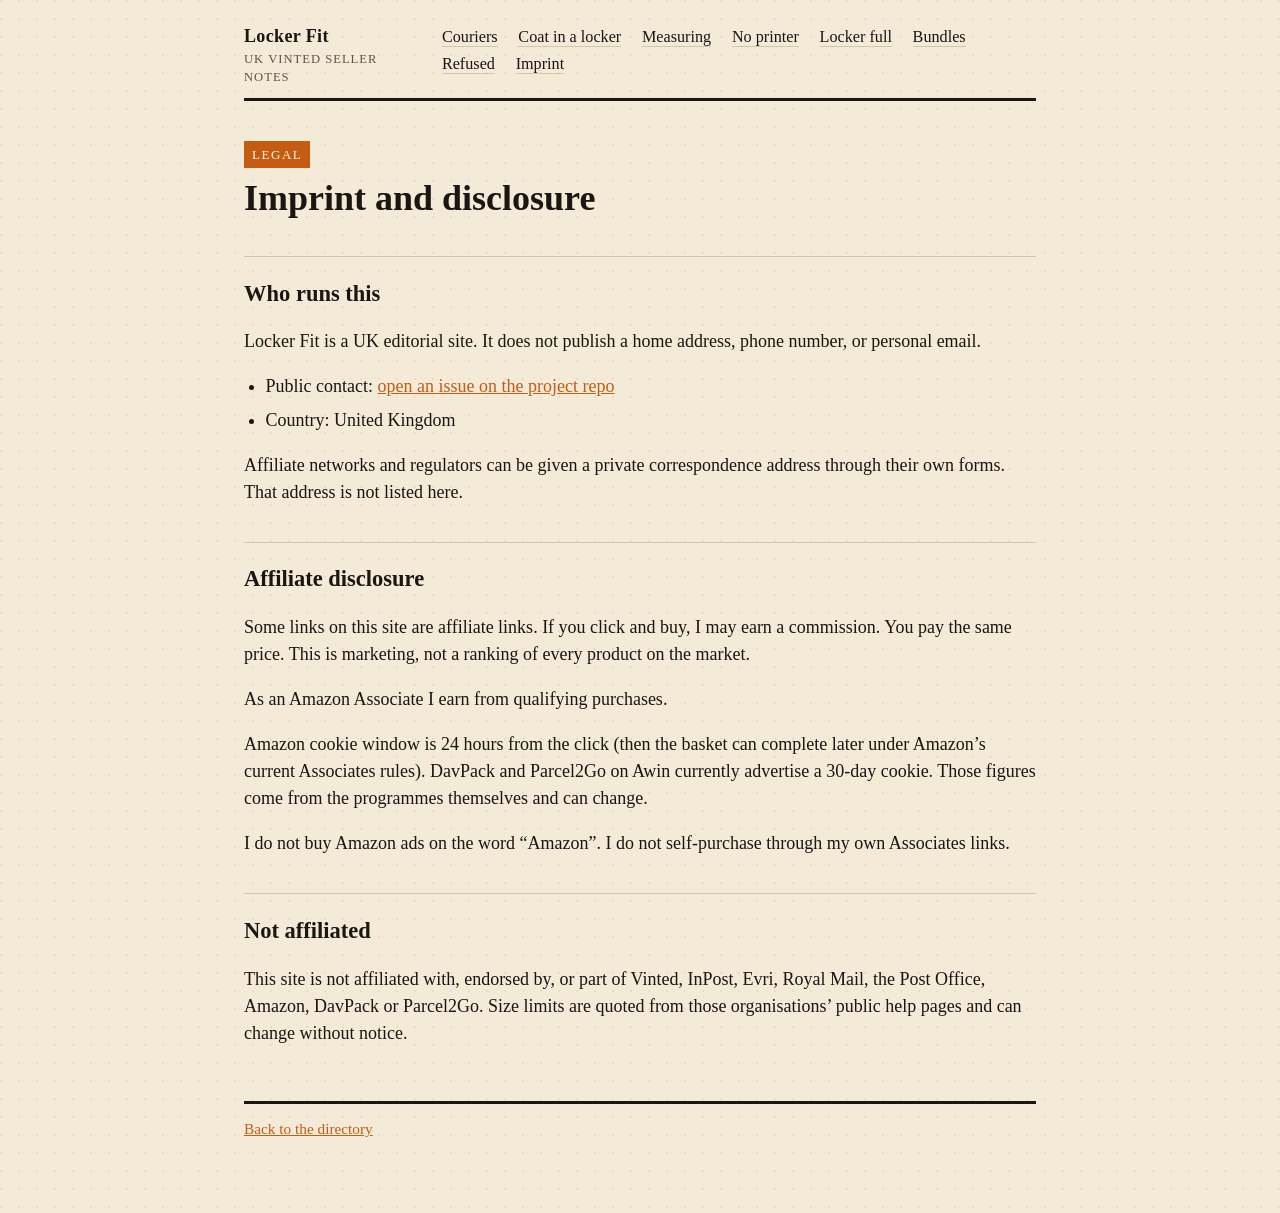
<file: imprint.html>
<!DOCTYPE html>
<html lang="en-GB">
<head>
  <meta charset="utf-8">
  <meta name="viewport" content="width=device-width, initial-scale=1">
  <title>Imprint and affiliate disclosure — Locker Fit</title>
  <meta name="description" content="Who runs Locker Fit, and how affiliate links are disclosed.">
  <link rel="stylesheet" href="styles.css">
</head>
<body>
  <div class="wrap">
    <header class="site">
      <a class="mark" href="index.html">Locker Fit<span>UK Vinted seller notes</span></a>
      <nav>
        <a href="courier-choice.html">Couriers</a>
        <a href="coat-packing.html">Coat in a locker</a>
        <a href="measuring.html">Measuring</a>
        <a href="printer-free.html">No printer</a>
        <a href="locker-full.html">Locker full</a>
        <a href="bundles.html">Bundles</a>
        <a href="label-refused.html">Refused</a>
        <a href="imprint.html">Imprint</a>
      </nav>
    </header>

    <p class="tape">Legal</p>
    <h1>Imprint and disclosure</h1>

    <h2>Who runs this</h2>
    <p>Locker Fit is a UK editorial site. It does not publish a home address, phone number, or personal email.</p>
    <ul>
      <li>Public contact: <a href="https://github.com/APMC1/locker-fit/issues">open an issue on the project repo</a></li>
      <li>Country: United Kingdom</li>
    </ul>
    <p>Affiliate networks and regulators can be given a private correspondence address through their own forms. That address is not listed here.</p>

    <h2>Affiliate disclosure</h2>
    <p>Some links on this site are affiliate links. If you click and buy, I may earn a commission. You pay the same price. This is marketing, not a ranking of every product on the market.</p>
    <p>As an Amazon Associate I earn from qualifying purchases.</p>
    <p>Amazon cookie window is 24 hours from the click (then the basket can complete later under Amazon’s current Associates rules). DavPack and Parcel2Go on Awin currently advertise a 30-day cookie. Those figures come from the programmes themselves and can change.</p>
    <p>I do not buy Amazon ads on the word “Amazon”. I do not self-purchase through my own Associates links.</p>

    <h2>Not affiliated</h2>
    <p>This site is not affiliated with, endorsed by, or part of Vinted, InPost, Evri, Royal Mail, the Post Office, Amazon, DavPack or Parcel2Go. Size limits are quoted from those organisations’ public help pages and can change without notice.</p>

    <footer>
      <a href="index.html">Back to the directory</a>
    </footer>
  </div>
</body>
</html>
</file>
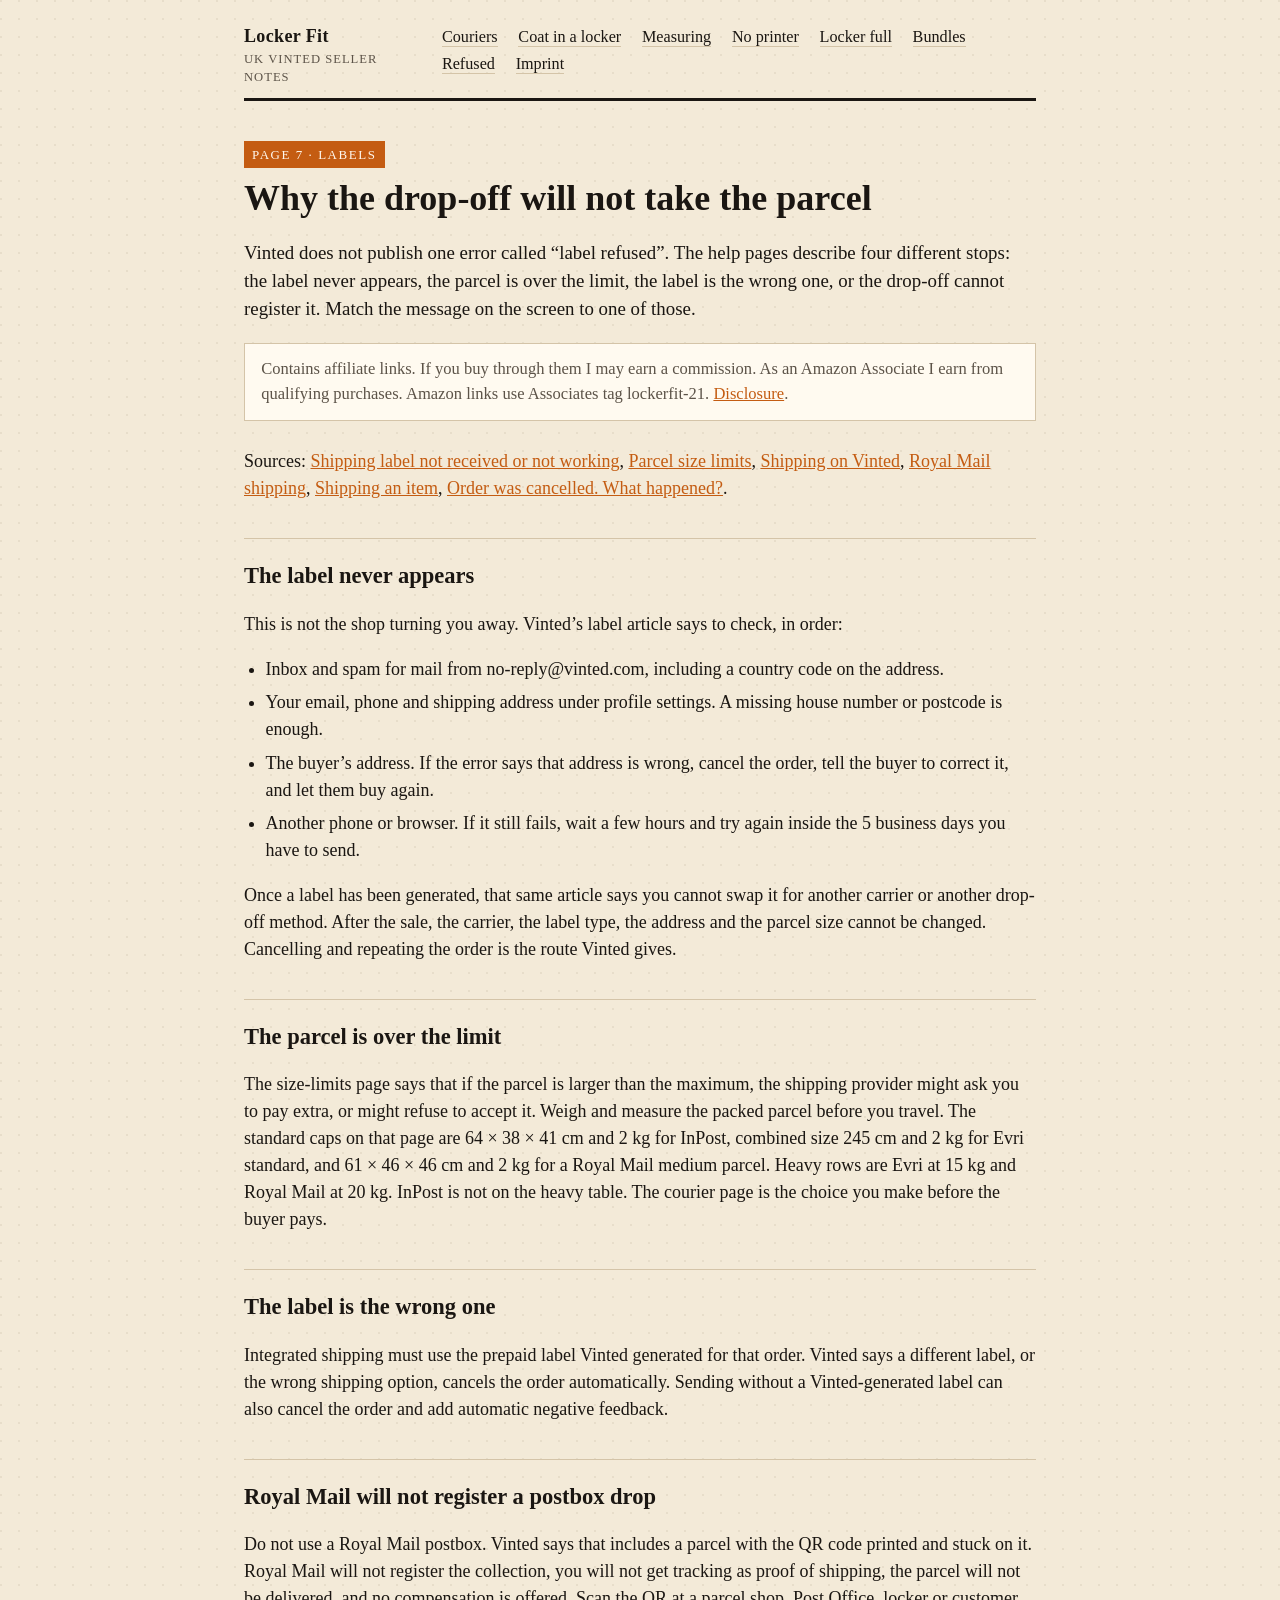
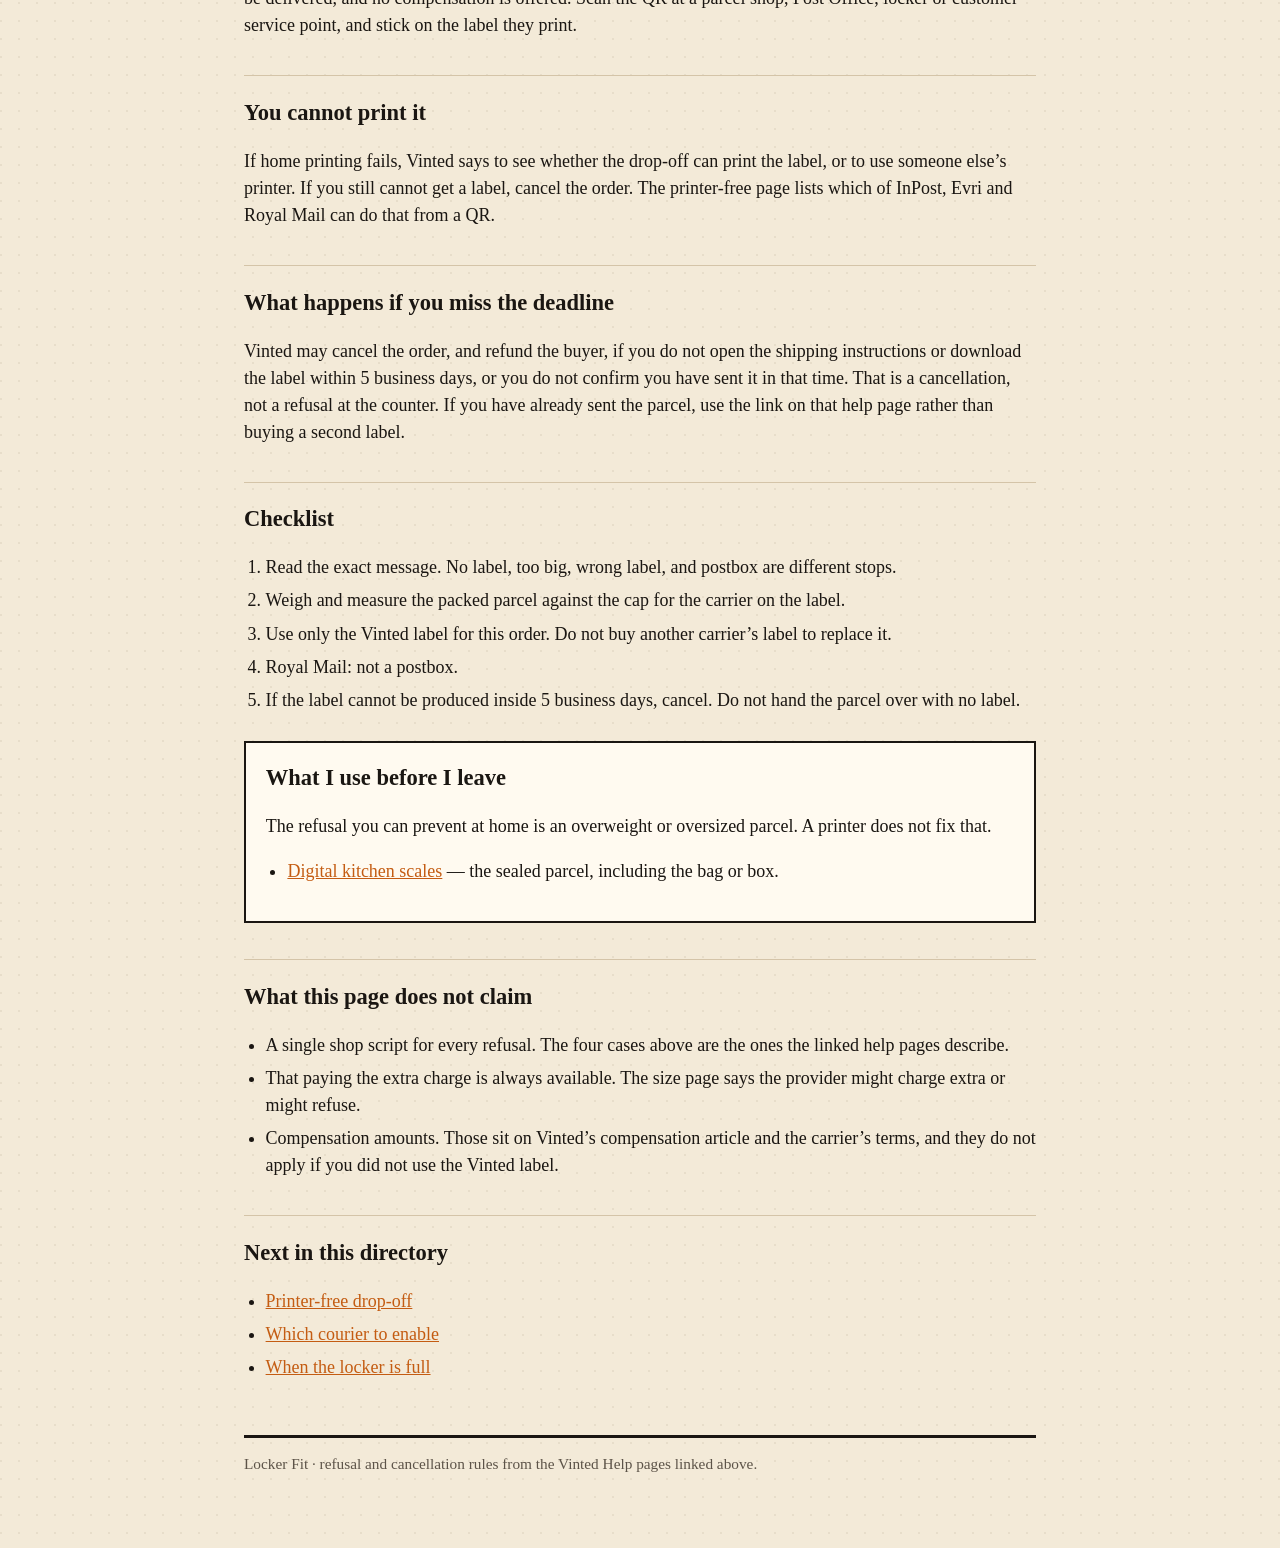
<file: label-refused.html>
<!DOCTYPE html>
<html lang="en-GB">
<head>
  <meta charset="utf-8">
  <meta name="viewport" content="width=device-width, initial-scale=1">
  <title>Why a Vinted drop-off refuses the parcel — Locker Fit</title>
  <meta name="description" content="The reasons Vinted and its UK carriers give when a label will not generate, or a shop or locker will not take the parcel.">
  <link rel="stylesheet" href="styles.css">
</head>
<body>
  <div class="wrap">
    <header class="site">
      <a class="mark" href="index.html">Locker Fit<span>UK Vinted seller notes</span></a>
      <nav>
        <a href="courier-choice.html">Couriers</a>
        <a href="coat-packing.html">Coat in a locker</a>
        <a href="measuring.html">Measuring</a>
        <a href="printer-free.html">No printer</a>
        <a href="locker-full.html">Locker full</a>
        <a href="bundles.html">Bundles</a>
        <a href="label-refused.html">Refused</a>
        <a href="imprint.html">Imprint</a>
      </nav>
    </header>

    <p class="tape">Page 7 · Labels</p>
    <h1>Why the drop-off will not take the parcel</h1>
    <p class="lead">Vinted does not publish one error called “label refused”. The help pages describe four different stops: the label never appears, the parcel is over the limit, the label is the wrong one, or the drop-off cannot register it. Match the message on the screen to one of those.</p>

    <p class="disclosure">Contains affiliate links. If you buy through them I may earn a commission. As an Amazon Associate I earn from qualifying purchases. Amazon links use Associates tag lockerfit-21. <a href="imprint.html">Disclosure</a>.</p>

    <p>Sources: <a href="https://www.vinted.co.uk/help/154-shipping-label-not-received-or-not-working">Shipping label not received or not working</a>, <a href="https://www.vinted.co.uk/help/1227-parcel-size-limits">Parcel size limits</a>, <a href="https://www.vinted.co.uk/help/234">Shipping on Vinted</a>, <a href="https://www.vinted.co.uk/help/528-send-an-item-with-royal-mail">Royal Mail shipping</a>, <a href="https://www.vinted.co.uk/help/482-shipping-an-item">Shipping an item</a>, <a href="https://www.vinted.co.uk/help/665-order-was-cancelled-what-happened">Order was cancelled. What happened?</a>.</p>

    <h2>The label never appears</h2>
    <p>This is not the shop turning you away. Vinted’s label article says to check, in order:</p>
    <ul>
      <li>Inbox and spam for mail from no-reply@vinted.com, including a country code on the address.</li>
      <li>Your email, phone and shipping address under profile settings. A missing house number or postcode is enough.</li>
      <li>The buyer’s address. If the error says that address is wrong, cancel the order, tell the buyer to correct it, and let them buy again.</li>
      <li>Another phone or browser. If it still fails, wait a few hours and try again inside the 5 business days you have to send.</li>
    </ul>
    <p>Once a label has been generated, that same article says you cannot swap it for another carrier or another drop-off method. After the sale, the carrier, the label type, the address and the parcel size cannot be changed. Cancelling and repeating the order is the route Vinted gives.</p>

    <h2>The parcel is over the limit</h2>
    <p>The size-limits page says that if the parcel is larger than the maximum, the shipping provider might ask you to pay extra, or might refuse to accept it. Weigh and measure the packed parcel before you travel. The standard caps on that page are 64 × 38 × 41 cm and 2 kg for InPost, combined size 245 cm and 2 kg for Evri standard, and 61 × 46 × 46 cm and 2 kg for a Royal Mail medium parcel. Heavy rows are Evri at 15 kg and Royal Mail at 20 kg. InPost is not on the heavy table. The courier page is the choice you make before the buyer pays.</p>

    <h2>The label is the wrong one</h2>
    <p>Integrated shipping must use the prepaid label Vinted generated for that order. Vinted says a different label, or the wrong shipping option, cancels the order automatically. Sending without a Vinted-generated label can also cancel the order and add automatic negative feedback.</p>

    <h2>Royal Mail will not register a postbox drop</h2>
    <p>Do not use a Royal Mail postbox. Vinted says that includes a parcel with the QR code printed and stuck on it. Royal Mail will not register the collection, you will not get tracking as proof of shipping, the parcel will not be delivered, and no compensation is offered. Scan the QR at a parcel shop, Post Office, locker or customer service point, and stick on the label they print.</p>

    <h2>You cannot print it</h2>
    <p>If home printing fails, Vinted says to see whether the drop-off can print the label, or to use someone else’s printer. If you still cannot get a label, cancel the order. The printer-free page lists which of InPost, Evri and Royal Mail can do that from a QR.</p>

    <h2>What happens if you miss the deadline</h2>
    <p>Vinted may cancel the order, and refund the buyer, if you do not open the shipping instructions or download the label within 5 business days, or you do not confirm you have sent it in that time. That is a cancellation, not a refusal at the counter. If you have already sent the parcel, use the link on that help page rather than buying a second label.</p>

    <h2>Checklist</h2>
    <ol>
      <li>Read the exact message. No label, too big, wrong label, and postbox are different stops.</li>
      <li>Weigh and measure the packed parcel against the cap for the carrier on the label.</li>
      <li>Use only the Vinted label for this order. Do not buy another carrier’s label to replace it.</li>
      <li>Royal Mail: not a postbox.</li>
      <li>If the label cannot be produced inside 5 business days, cancel. Do not hand the parcel over with no label.</li>
    </ol>

    <div class="kit">
      <h2>What I use before I leave</h2>
      <p>The refusal you can prevent at home is an overweight or oversized parcel. A printer does not fix that.</p>
      <ul>
        <li><a href="https://www.amazon.co.uk/s?k=digital+kitchen+scales+2kg&amp;tag=lockerfit-21">Digital kitchen scales</a> — the sealed parcel, including the bag or box.</li>
      </ul>
    </div>

    <h2>What this page does not claim</h2>
    <ul>
      <li>A single shop script for every refusal. The four cases above are the ones the linked help pages describe.</li>
      <li>That paying the extra charge is always available. The size page says the provider might charge extra or might refuse.</li>
      <li>Compensation amounts. Those sit on Vinted’s compensation article and the carrier’s terms, and they do not apply if you did not use the Vinted label.</li>
    </ul>

    <h2>Next in this directory</h2>
    <ul>
      <li><a href="printer-free.html">Printer-free drop-off</a></li>
      <li><a href="courier-choice.html">Which courier to enable</a></li>
      <li><a href="locker-full.html">When the locker is full</a></li>
    </ul>

    <footer>
      Locker Fit · refusal and cancellation rules from the Vinted Help pages linked above.
    </footer>
  </div>
</body>
</html>
</file>
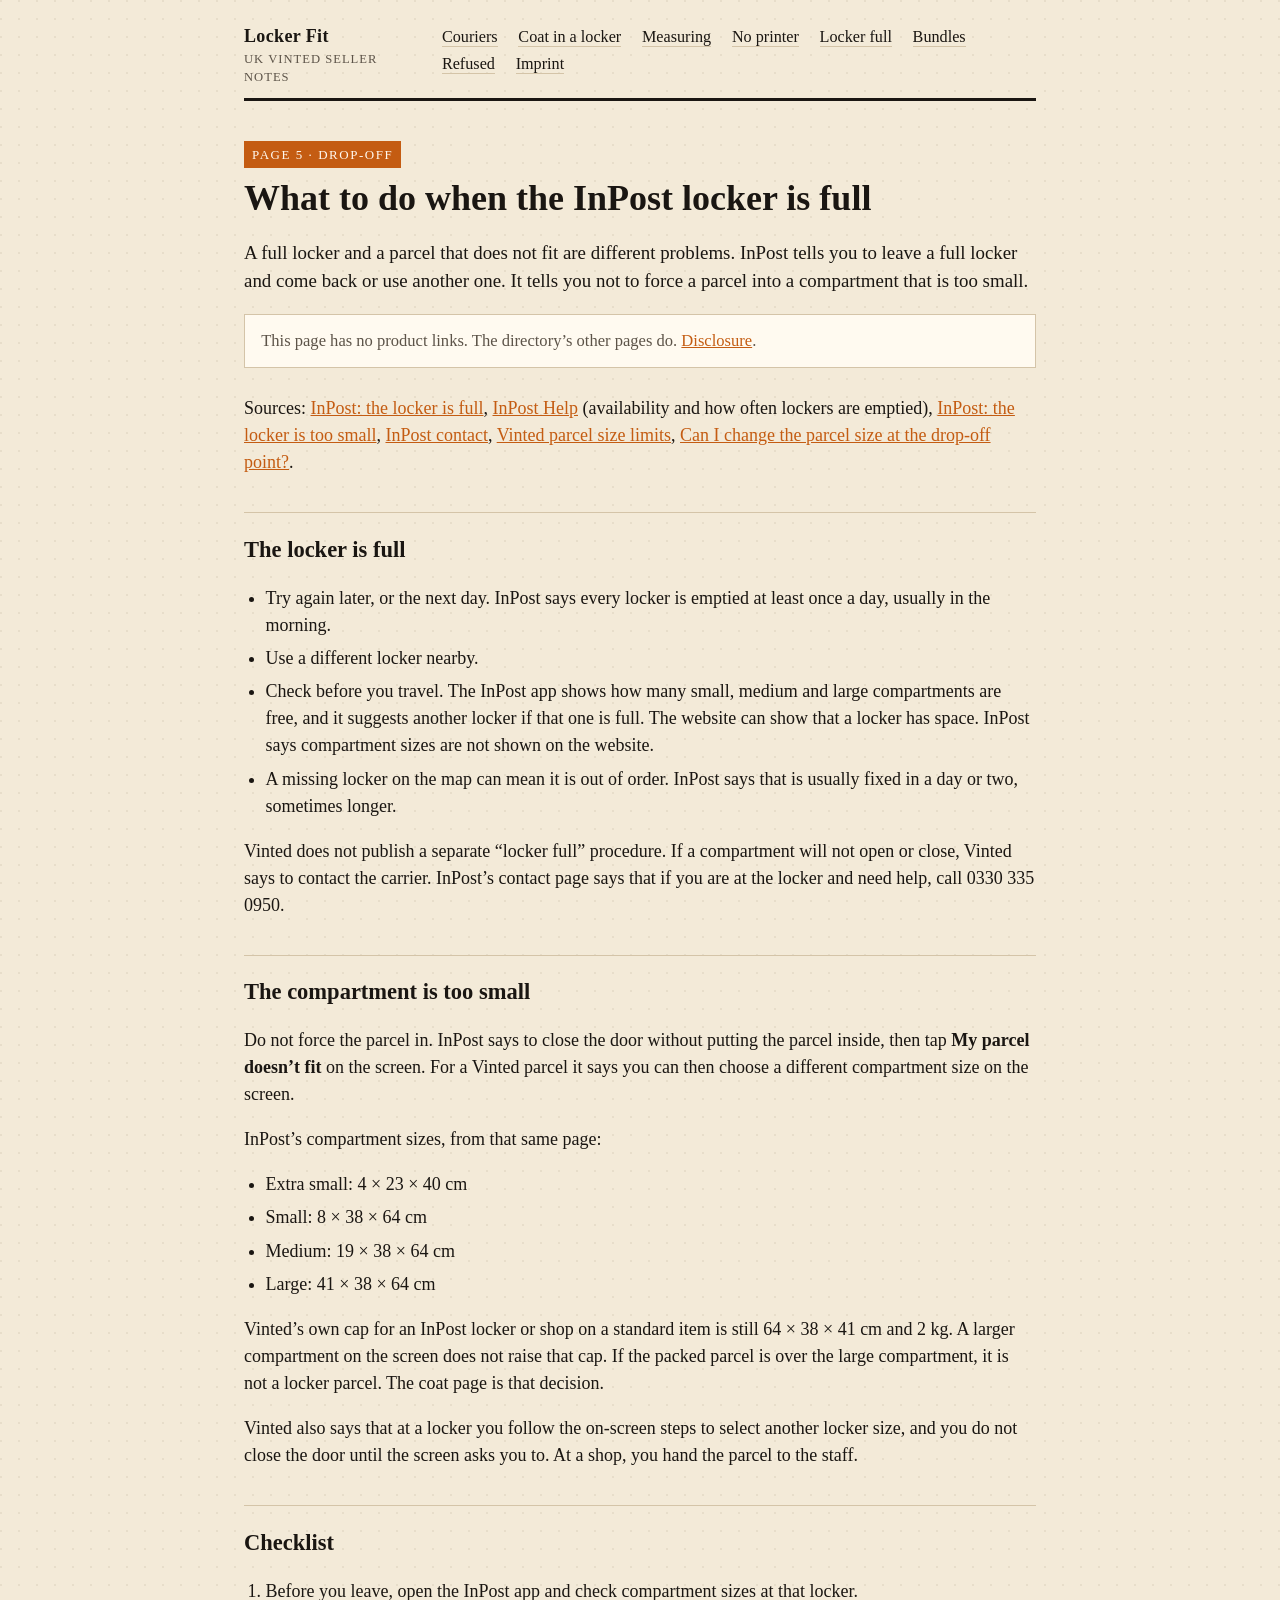
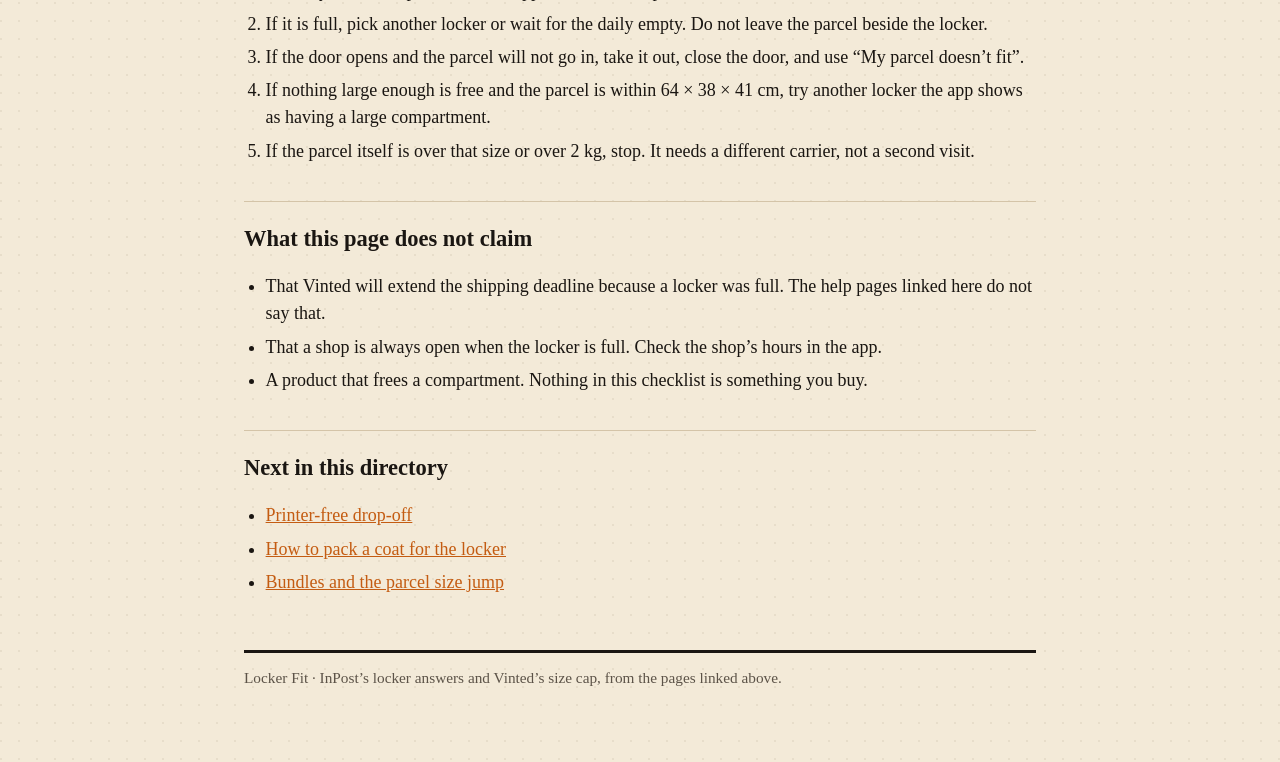
<file: locker-full.html>
<!DOCTYPE html>
<html lang="en-GB">
<head>
  <meta charset="utf-8">
  <meta name="viewport" content="width=device-width, initial-scale=1">
  <title>The InPost locker is full — Locker Fit</title>
  <meta name="description" content="What InPost says to do when a UK locker is full, and what to do instead when the compartment is too small for a Vinted parcel.">
  <link rel="stylesheet" href="styles.css">
</head>
<body>
  <div class="wrap">
    <header class="site">
      <a class="mark" href="index.html">Locker Fit<span>UK Vinted seller notes</span></a>
      <nav>
        <a href="courier-choice.html">Couriers</a>
        <a href="coat-packing.html">Coat in a locker</a>
        <a href="measuring.html">Measuring</a>
        <a href="printer-free.html">No printer</a>
        <a href="locker-full.html">Locker full</a>
        <a href="bundles.html">Bundles</a>
        <a href="label-refused.html">Refused</a>
        <a href="imprint.html">Imprint</a>
      </nav>
    </header>

    <p class="tape">Page 5 · Drop-off</p>
    <h1>What to do when the InPost locker is full</h1>
    <p class="lead">A full locker and a parcel that does not fit are different problems. InPost tells you to leave a full locker and come back or use another one. It tells you not to force a parcel into a compartment that is too small.</p>

    <p class="disclosure">This page has no product links. The directory’s other pages do. <a href="imprint.html">Disclosure</a>.</p>

    <p>Sources: <a href="https://inpost.co.uk/help/the-locker-is-full--what-can-i-do">InPost: the locker is full</a>, <a href="https://inpost.co.uk/help">InPost Help</a> (availability and how often lockers are emptied), <a href="https://inpost.co.uk/help/what-happens-if-the-inpost-locker-is-too-small">InPost: the locker is too small</a>, <a href="https://inpost.co.uk/contact">InPost contact</a>, <a href="https://www.vinted.co.uk/help/1227-parcel-size-limits">Vinted parcel size limits</a>, <a href="https://www.vinted.co.uk/help/160-can-i-change-the-parcel-size-at-the-drop-off-point">Can I change the parcel size at the drop-off point?</a>.</p>

    <h2>The locker is full</h2>
    <ul>
      <li>Try again later, or the next day. InPost says every locker is emptied at least once a day, usually in the morning.</li>
      <li>Use a different locker nearby.</li>
      <li>Check before you travel. The InPost app shows how many small, medium and large compartments are free, and it suggests another locker if that one is full. The website can show that a locker has space. InPost says compartment sizes are not shown on the website.</li>
      <li>A missing locker on the map can mean it is out of order. InPost says that is usually fixed in a day or two, sometimes longer.</li>
    </ul>
    <p>Vinted does not publish a separate “locker full” procedure. If a compartment will not open or close, Vinted says to contact the carrier. InPost’s contact page says that if you are at the locker and need help, call 0330 335 0950.</p>

    <h2>The compartment is too small</h2>
    <p>Do not force the parcel in. InPost says to close the door without putting the parcel inside, then tap <strong>My parcel doesn’t fit</strong> on the screen. For a Vinted parcel it says you can then choose a different compartment size on the screen.</p>
    <p>InPost’s compartment sizes, from that same page:</p>
    <ul>
      <li>Extra small: 4 × 23 × 40 cm</li>
      <li>Small: 8 × 38 × 64 cm</li>
      <li>Medium: 19 × 38 × 64 cm</li>
      <li>Large: 41 × 38 × 64 cm</li>
    </ul>
    <p>Vinted’s own cap for an InPost locker or shop on a standard item is still 64 × 38 × 41 cm and 2 kg. A larger compartment on the screen does not raise that cap. If the packed parcel is over the large compartment, it is not a locker parcel. The coat page is that decision.</p>
    <p>Vinted also says that at a locker you follow the on-screen steps to select another locker size, and you do not close the door until the screen asks you to. At a shop, you hand the parcel to the staff.</p>

    <h2>Checklist</h2>
    <ol>
      <li>Before you leave, open the InPost app and check compartment sizes at that locker.</li>
      <li>If it is full, pick another locker or wait for the daily empty. Do not leave the parcel beside the locker.</li>
      <li>If the door opens and the parcel will not go in, take it out, close the door, and use “My parcel doesn’t fit”.</li>
      <li>If nothing large enough is free and the parcel is within 64 × 38 × 41 cm, try another locker the app shows as having a large compartment.</li>
      <li>If the parcel itself is over that size or over 2 kg, stop. It needs a different carrier, not a second visit.</li>
    </ol>

    <h2>What this page does not claim</h2>
    <ul>
      <li>That Vinted will extend the shipping deadline because a locker was full. The help pages linked here do not say that.</li>
      <li>That a shop is always open when the locker is full. Check the shop’s hours in the app.</li>
      <li>A product that frees a compartment. Nothing in this checklist is something you buy.</li>
    </ul>

    <h2>Next in this directory</h2>
    <ul>
      <li><a href="printer-free.html">Printer-free drop-off</a></li>
      <li><a href="coat-packing.html">How to pack a coat for the locker</a></li>
      <li><a href="bundles.html">Bundles and the parcel size jump</a></li>
    </ul>

    <footer>
      Locker Fit · InPost’s locker answers and Vinted’s size cap, from the pages linked above.
    </footer>
  </div>
</body>
</html>
</file>
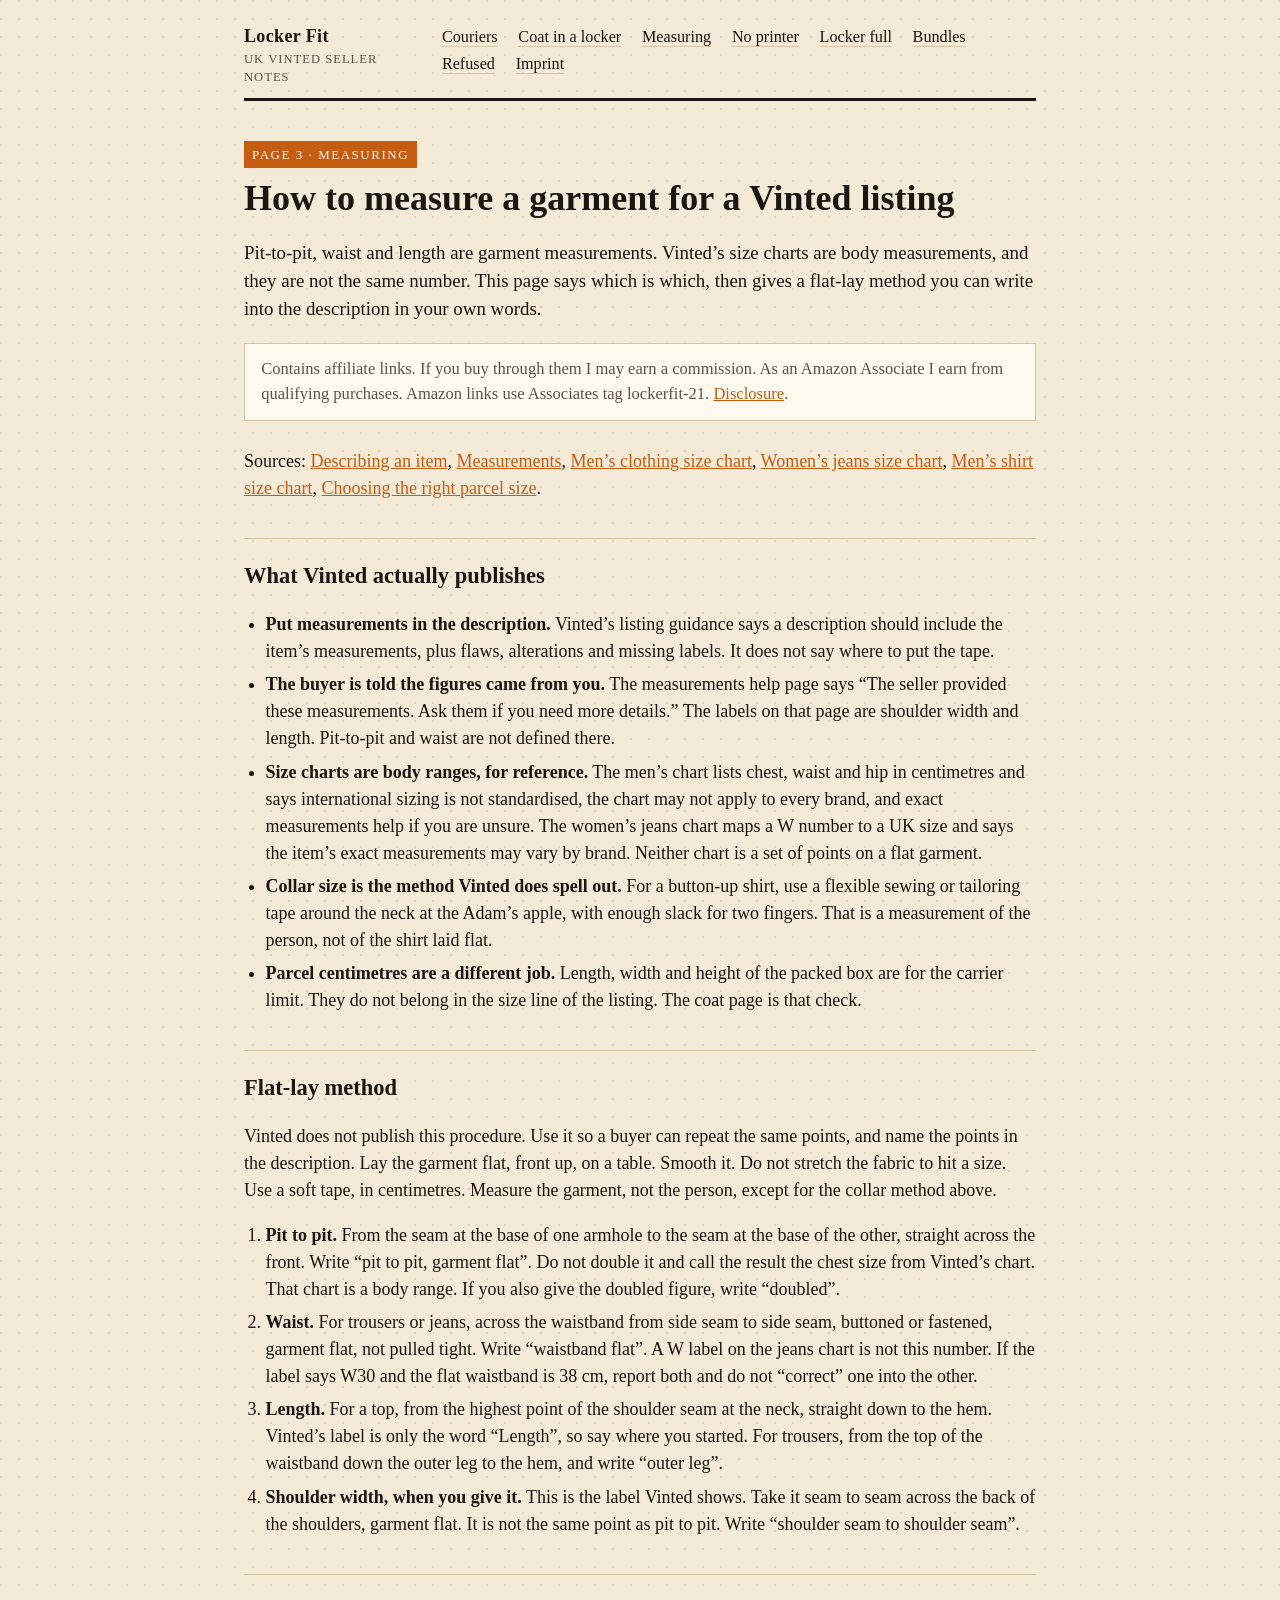
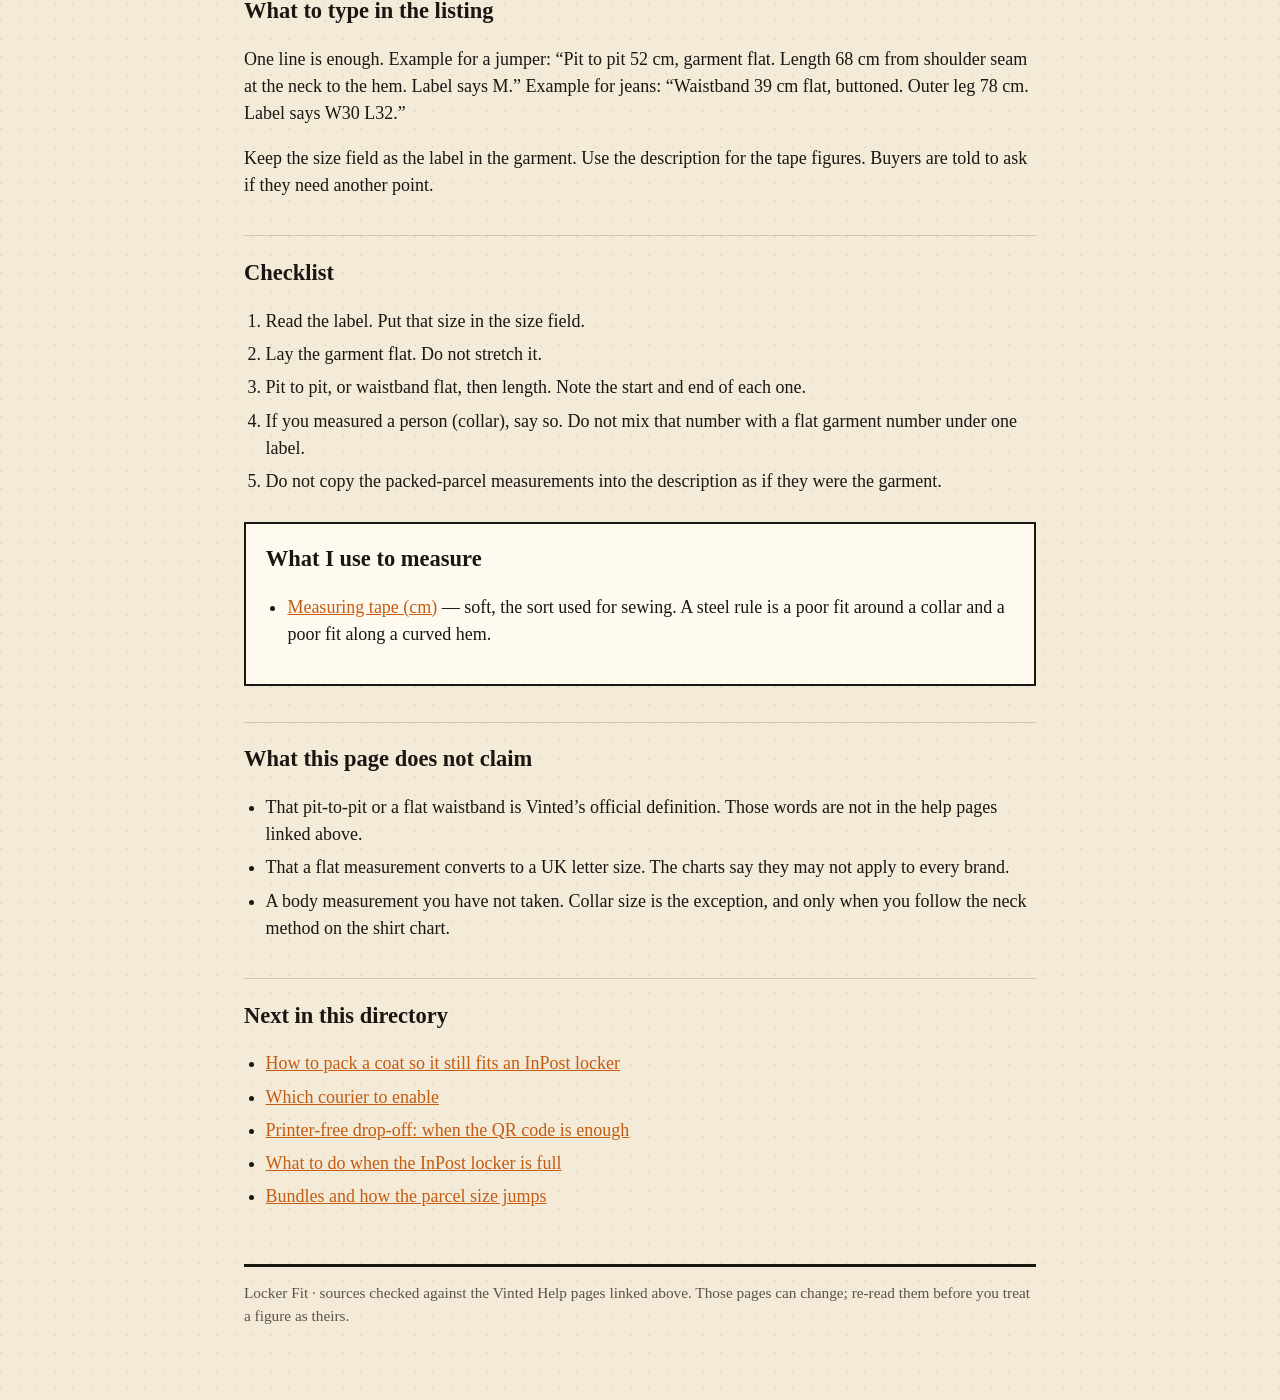
<file: measuring.html>
<!DOCTYPE html>
<html lang="en-GB">
<head>
  <meta charset="utf-8">
  <meta name="viewport" content="width=device-width, initial-scale=1">
  <title>How to measure pit-to-pit, waist and length for Vinted — Locker Fit</title>
  <meta name="description" content="What Vinted UK actually asks sellers to measure, and a flat-lay method for pit-to-pit, waistband and length that you describe in the listing.">
  <link rel="stylesheet" href="styles.css">
</head>
<body>
  <div class="wrap">
    <header class="site">
      <a class="mark" href="index.html">Locker Fit<span>UK Vinted seller notes</span></a>
      <nav>
        <a href="courier-choice.html">Couriers</a>
        <a href="coat-packing.html">Coat in a locker</a>
        <a href="measuring.html">Measuring</a>
        <a href="printer-free.html">No printer</a>
        <a href="locker-full.html">Locker full</a>
        <a href="bundles.html">Bundles</a>
        <a href="label-refused.html">Refused</a>
        <a href="imprint.html">Imprint</a>
      </nav>
    </header>

    <p class="tape">Page 3 · Measuring</p>
    <h1>How to measure a garment for a Vinted listing</h1>
    <p class="lead">Pit-to-pit, waist and length are garment measurements. Vinted’s size charts are body measurements, and they are not the same number. This page says which is which, then gives a flat-lay method you can write into the description in your own words.</p>

    <p class="disclosure">Contains affiliate links. If you buy through them I may earn a commission. As an Amazon Associate I earn from qualifying purchases. Amazon links use Associates tag lockerfit-21. <a href="imprint.html">Disclosure</a>.</p>

    <p>Sources: <a href="https://www.vinted.co.uk/help/49-describing-an-item">Describing an item</a>, <a href="https://www.vinted.co.uk/help/1108-measurements">Measurements</a>, <a href="https://www.vinted.co.uk/help/515-mens-clothing-size-guide">Men’s clothing size chart</a>, <a href="https://www.vinted.co.uk/help/507-womens-jeans-size-guide">Women’s jeans size chart</a>, <a href="https://www.vinted.co.uk/help/1220-mens-shirt-size-chart">Men’s shirt size chart</a>, <a href="https://www.vinted.co.uk/help/51">Choosing the right parcel size</a>.</p>

    <h2>What Vinted actually publishes</h2>
    <ul>
      <li><strong>Put measurements in the description.</strong> Vinted’s listing guidance says a description should include the item’s measurements, plus flaws, alterations and missing labels. It does not say where to put the tape.</li>
      <li><strong>The buyer is told the figures came from you.</strong> The measurements help page says “The seller provided these measurements. Ask them if you need more details.” The labels on that page are shoulder width and length. Pit-to-pit and waist are not defined there.</li>
      <li><strong>Size charts are body ranges, for reference.</strong> The men’s chart lists chest, waist and hip in centimetres and says international sizing is not standardised, the chart may not apply to every brand, and exact measurements help if you are unsure. The women’s jeans chart maps a W number to a UK size and says the item’s exact measurements may vary by brand. Neither chart is a set of points on a flat garment.</li>
      <li><strong>Collar size is the method Vinted does spell out.</strong> For a button-up shirt, use a flexible sewing or tailoring tape around the neck at the Adam’s apple, with enough slack for two fingers. That is a measurement of the person, not of the shirt laid flat.</li>
      <li><strong>Parcel centimetres are a different job.</strong> Length, width and height of the packed box are for the carrier limit. They do not belong in the size line of the listing. The coat page is that check.</li>
    </ul>

    <h2>Flat-lay method</h2>
    <p>Vinted does not publish this procedure. Use it so a buyer can repeat the same points, and name the points in the description. Lay the garment flat, front up, on a table. Smooth it. Do not stretch the fabric to hit a size. Use a soft tape, in centimetres. Measure the garment, not the person, except for the collar method above.</p>
    <ol>
      <li><strong>Pit to pit.</strong> From the seam at the base of one armhole to the seam at the base of the other, straight across the front. Write “pit to pit, garment flat”. Do not double it and call the result the chest size from Vinted’s chart. That chart is a body range. If you also give the doubled figure, write “doubled”.</li>
      <li><strong>Waist.</strong> For trousers or jeans, across the waistband from side seam to side seam, buttoned or fastened, garment flat, not pulled tight. Write “waistband flat”. A W label on the jeans chart is not this number. If the label says W30 and the flat waistband is 38 cm, report both and do not “correct” one into the other.</li>
      <li><strong>Length.</strong> For a top, from the highest point of the shoulder seam at the neck, straight down to the hem. Vinted’s label is only the word “Length”, so say where you started. For trousers, from the top of the waistband down the outer leg to the hem, and write “outer leg”.</li>
      <li><strong>Shoulder width, when you give it.</strong> This is the label Vinted shows. Take it seam to seam across the back of the shoulders, garment flat. It is not the same point as pit to pit. Write “shoulder seam to shoulder seam”.</li>
    </ol>

    <h2>What to type in the listing</h2>
    <p>One line is enough. Example for a jumper: “Pit to pit 52 cm, garment flat. Length 68 cm from shoulder seam at the neck to the hem. Label says M.” Example for jeans: “Waistband 39 cm flat, buttoned. Outer leg 78 cm. Label says W30 L32.”</p>
    <p>Keep the size field as the label in the garment. Use the description for the tape figures. Buyers are told to ask if they need another point.</p>

    <h2>Checklist</h2>
    <ol>
      <li>Read the label. Put that size in the size field.</li>
      <li>Lay the garment flat. Do not stretch it.</li>
      <li>Pit to pit, or waistband flat, then length. Note the start and end of each one.</li>
      <li>If you measured a person (collar), say so. Do not mix that number with a flat garment number under one label.</li>
      <li>Do not copy the packed-parcel measurements into the description as if they were the garment.</li>
    </ol>

    <div class="kit">
      <h2>What I use to measure</h2>
      <ul>
        <li><a href="https://www.amazon.co.uk/s?k=tailors+measuring+tape+cm&amp;tag=lockerfit-21">Measuring tape (cm)</a> — soft, the sort used for sewing. A steel rule is a poor fit around a collar and a poor fit along a curved hem.</li>
      </ul>
    </div>

    <h2>What this page does not claim</h2>
    <ul>
      <li>That pit-to-pit or a flat waistband is Vinted’s official definition. Those words are not in the help pages linked above.</li>
      <li>That a flat measurement converts to a UK letter size. The charts say they may not apply to every brand.</li>
      <li>A body measurement you have not taken. Collar size is the exception, and only when you follow the neck method on the shirt chart.</li>
    </ul>

    <h2>Next in this directory</h2>
    <ul>
      <li><a href="coat-packing.html">How to pack a coat so it still fits an InPost locker</a></li>
      <li><a href="courier-choice.html">Which courier to enable</a></li>
      <li><a href="printer-free.html">Printer-free drop-off: when the QR code is enough</a></li>
      <li><a href="locker-full.html">What to do when the InPost locker is full</a></li>
      <li><a href="bundles.html">Bundles and how the parcel size jumps</a></li>
    </ul>

    <footer>
      Locker Fit · sources checked against the Vinted Help pages linked above. Those pages can change; re-read them before you treat a figure as theirs.
    </footer>
  </div>
</body>
</html>
</file>
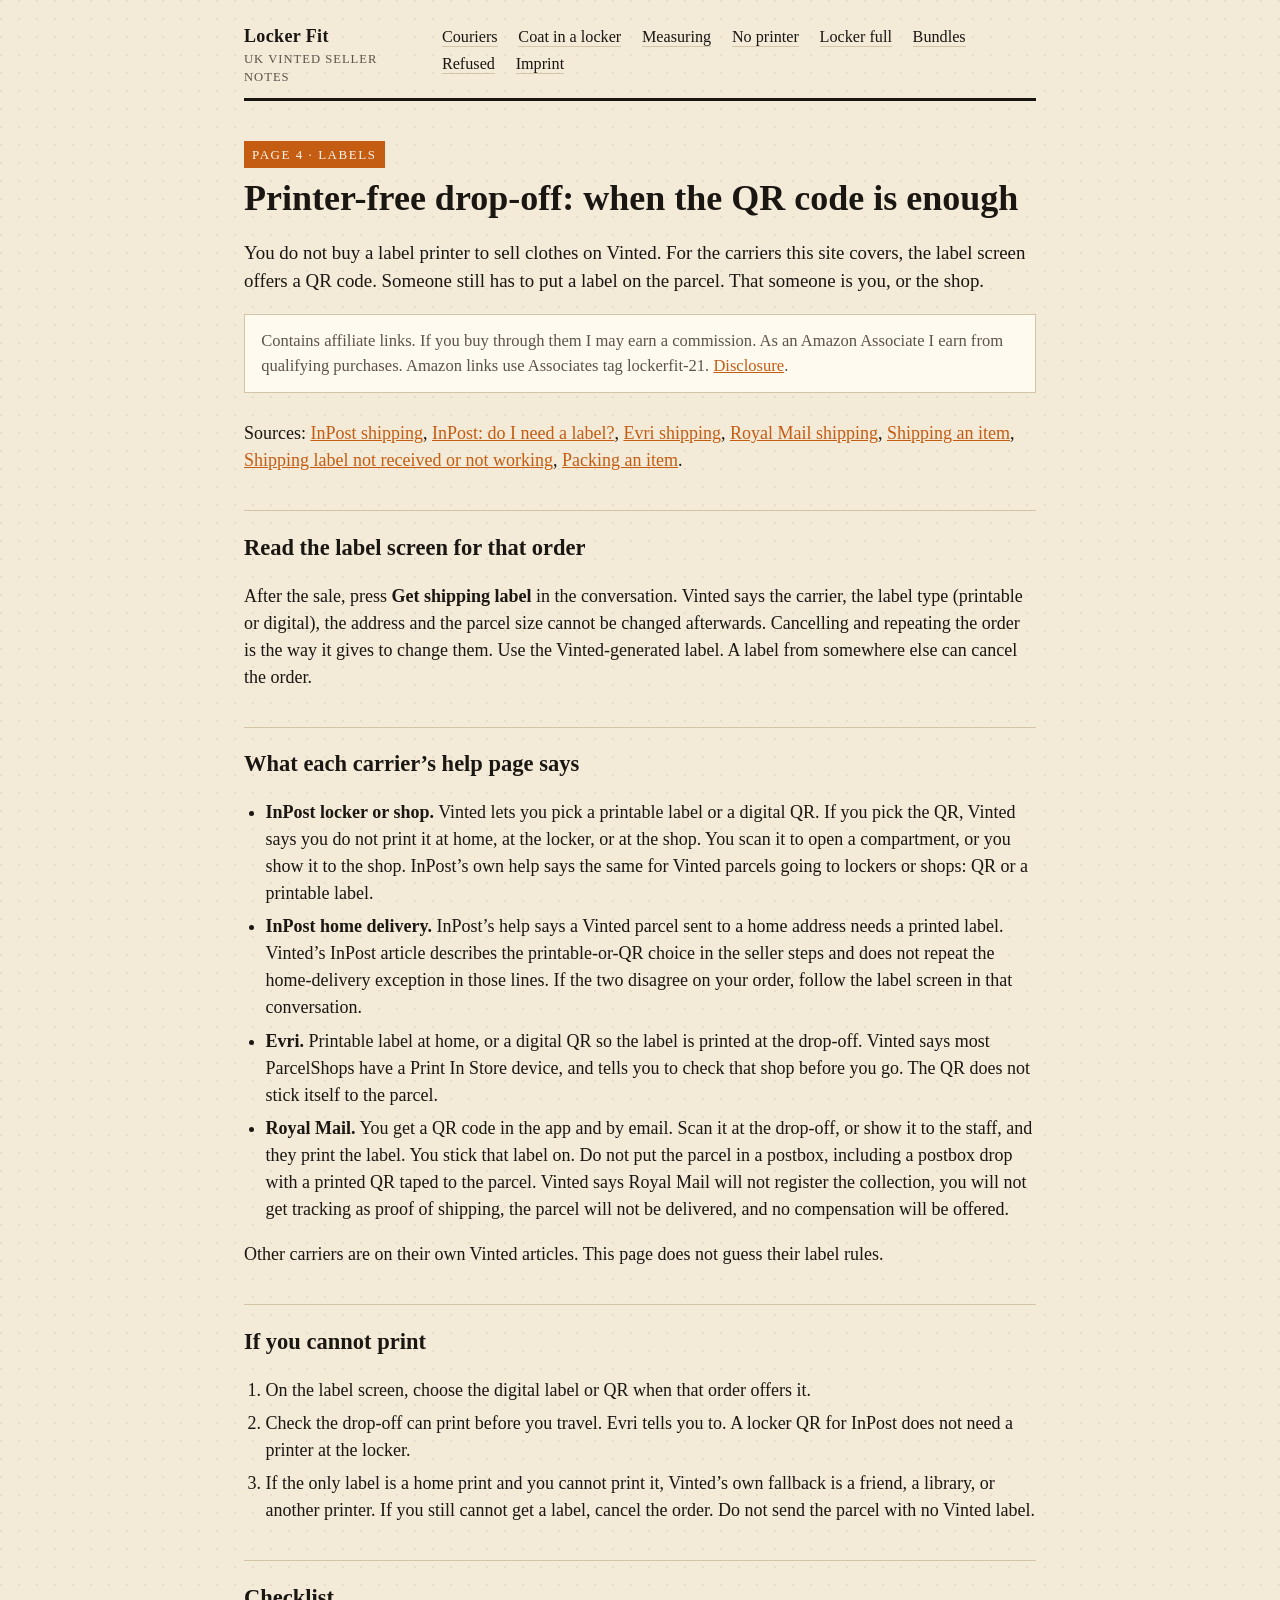
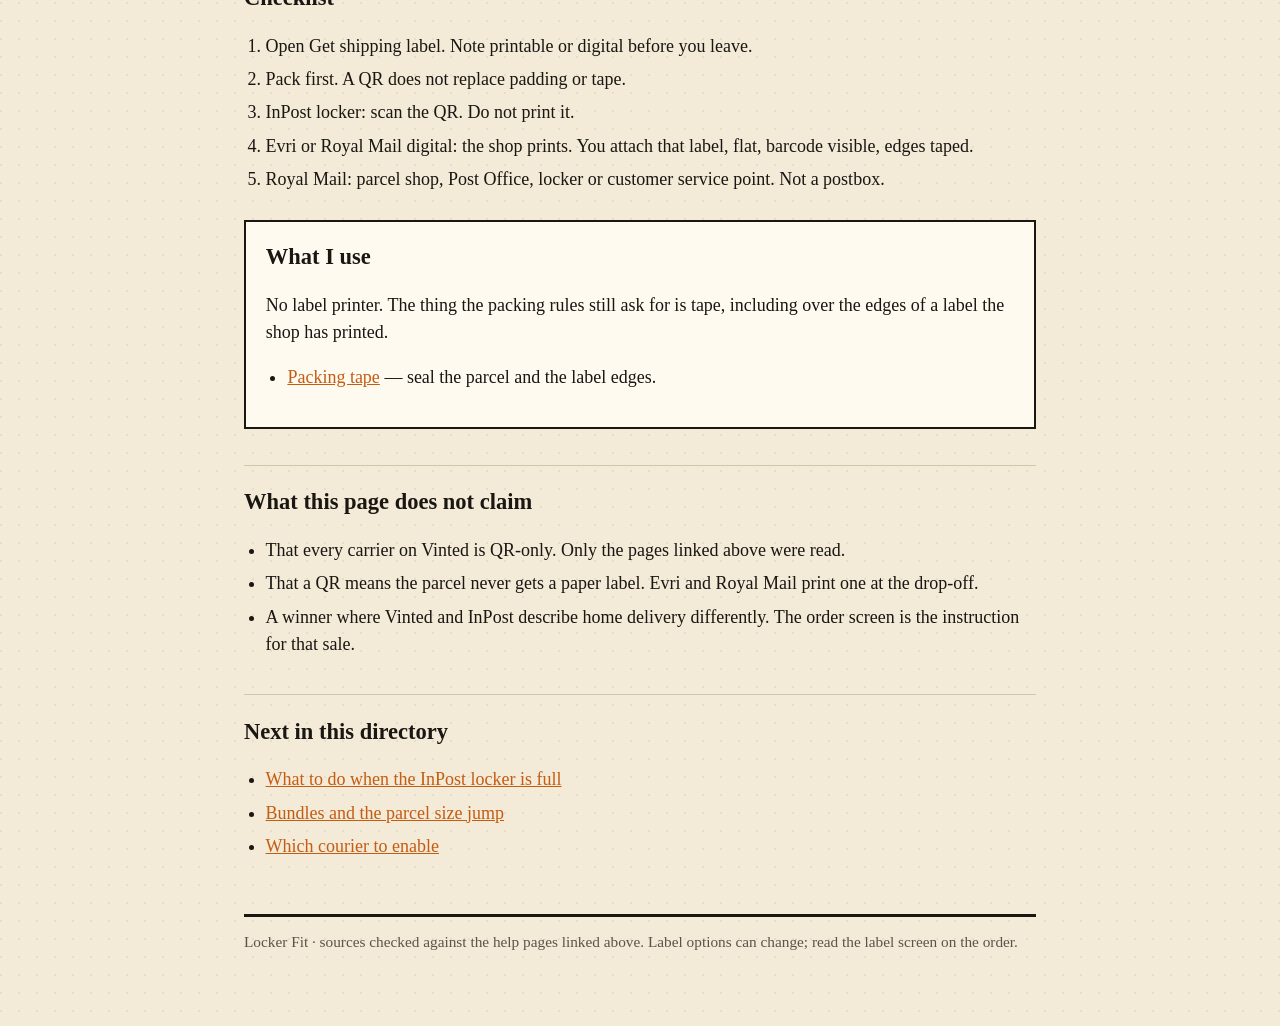
<file: printer-free.html>
<!DOCTYPE html>
<html lang="en-GB">
<head>
  <meta charset="utf-8">
  <meta name="viewport" content="width=device-width, initial-scale=1">
  <title>Printer-free drop-off on Vinted UK — Locker Fit</title>
  <meta name="description" content="Which Vinted UK carriers let you drop off with a QR code, and which still need a label printed at home or at the shop.">
  <link rel="stylesheet" href="styles.css">
</head>
<body>
  <div class="wrap">
    <header class="site">
      <a class="mark" href="index.html">Locker Fit<span>UK Vinted seller notes</span></a>
      <nav>
        <a href="courier-choice.html">Couriers</a>
        <a href="coat-packing.html">Coat in a locker</a>
        <a href="measuring.html">Measuring</a>
        <a href="printer-free.html">No printer</a>
        <a href="locker-full.html">Locker full</a>
        <a href="bundles.html">Bundles</a>
        <a href="label-refused.html">Refused</a>
        <a href="imprint.html">Imprint</a>
      </nav>
    </header>

    <p class="tape">Page 4 · Labels</p>
    <h1>Printer-free drop-off: when the QR code is enough</h1>
    <p class="lead">You do not buy a label printer to sell clothes on Vinted. For the carriers this site covers, the label screen offers a QR code. Someone still has to put a label on the parcel. That someone is you, or the shop.</p>

    <p class="disclosure">Contains affiliate links. If you buy through them I may earn a commission. As an Amazon Associate I earn from qualifying purchases. Amazon links use Associates tag lockerfit-21. <a href="imprint.html">Disclosure</a>.</p>

    <p>Sources: <a href="https://www.vinted.co.uk/help/953">InPost shipping</a>, <a href="https://inpost.co.uk/help/do-i-need-a-label">InPost: do I need a label?</a>, <a href="https://www.vinted.co.uk/help/706">Evri shipping</a>, <a href="https://www.vinted.co.uk/help/528-send-an-item-with-royal-mail">Royal Mail shipping</a>, <a href="https://www.vinted.co.uk/help/482-shipping-an-item">Shipping an item</a>, <a href="https://www.vinted.co.uk/help/154-shipping-label-not-received-or-not-working">Shipping label not received or not working</a>, <a href="https://www.vinted.co.uk/help/65">Packing an item</a>.</p>

    <h2>Read the label screen for that order</h2>
    <p>After the sale, press <strong>Get shipping label</strong> in the conversation. Vinted says the carrier, the label type (printable or digital), the address and the parcel size cannot be changed afterwards. Cancelling and repeating the order is the way it gives to change them. Use the Vinted-generated label. A label from somewhere else can cancel the order.</p>

    <h2>What each carrier’s help page says</h2>
    <ul>
      <li><strong>InPost locker or shop.</strong> Vinted lets you pick a printable label or a digital QR. If you pick the QR, Vinted says you do not print it at home, at the locker, or at the shop. You scan it to open a compartment, or you show it to the shop. InPost’s own help says the same for Vinted parcels going to lockers or shops: QR or a printable label.</li>
      <li><strong>InPost home delivery.</strong> InPost’s help says a Vinted parcel sent to a home address needs a printed label. Vinted’s InPost article describes the printable-or-QR choice in the seller steps and does not repeat the home-delivery exception in those lines. If the two disagree on your order, follow the label screen in that conversation.</li>
      <li><strong>Evri.</strong> Printable label at home, or a digital QR so the label is printed at the drop-off. Vinted says most ParcelShops have a Print In Store device, and tells you to check that shop before you go. The QR does not stick itself to the parcel.</li>
      <li><strong>Royal Mail.</strong> You get a QR code in the app and by email. Scan it at the drop-off, or show it to the staff, and they print the label. You stick that label on. Do not put the parcel in a postbox, including a postbox drop with a printed QR taped to the parcel. Vinted says Royal Mail will not register the collection, you will not get tracking as proof of shipping, the parcel will not be delivered, and no compensation will be offered.</li>
    </ul>
    <p>Other carriers are on their own Vinted articles. This page does not guess their label rules.</p>

    <h2>If you cannot print</h2>
    <ol>
      <li>On the label screen, choose the digital label or QR when that order offers it.</li>
      <li>Check the drop-off can print before you travel. Evri tells you to. A locker QR for InPost does not need a printer at the locker.</li>
      <li>If the only label is a home print and you cannot print it, Vinted’s own fallback is a friend, a library, or another printer. If you still cannot get a label, cancel the order. Do not send the parcel with no Vinted label.</li>
    </ol>

    <h2>Checklist</h2>
    <ol>
      <li>Open Get shipping label. Note printable or digital before you leave.</li>
      <li>Pack first. A QR does not replace padding or tape.</li>
      <li>InPost locker: scan the QR. Do not print it.</li>
      <li>Evri or Royal Mail digital: the shop prints. You attach that label, flat, barcode visible, edges taped.</li>
      <li>Royal Mail: parcel shop, Post Office, locker or customer service point. Not a postbox.</li>
    </ol>

    <div class="kit">
      <h2>What I use</h2>
      <p>No label printer. The thing the packing rules still ask for is tape, including over the edges of a label the shop has printed.</p>
      <ul>
        <li><a href="https://www.amazon.co.uk/s?k=packing+tape+strong&amp;tag=lockerfit-21">Packing tape</a> — seal the parcel and the label edges.</li>
      </ul>
    </div>

    <h2>What this page does not claim</h2>
    <ul>
      <li>That every carrier on Vinted is QR-only. Only the pages linked above were read.</li>
      <li>That a QR means the parcel never gets a paper label. Evri and Royal Mail print one at the drop-off.</li>
      <li>A winner where Vinted and InPost describe home delivery differently. The order screen is the instruction for that sale.</li>
    </ul>

    <h2>Next in this directory</h2>
    <ul>
      <li><a href="locker-full.html">What to do when the InPost locker is full</a></li>
      <li><a href="bundles.html">Bundles and the parcel size jump</a></li>
      <li><a href="courier-choice.html">Which courier to enable</a></li>
    </ul>

    <footer>
      Locker Fit · sources checked against the help pages linked above. Label options can change; read the label screen on the order.
    </footer>
  </div>
</body>
</html>
</file>
<file: styles.css>
:root {
  --paper: #f3ead8;
  --ink: #1a1612;
  --muted: #5c5348;
  --rule: #d4c4a8;
  --tape: #c45c12;
  --tape-ink: #fff8ef;
  --card: #fffaf0;
  --warn: #7a2e0b;
}

* {
  box-sizing: border-box;
}

html {
  font-size: 18px;
}

body {
  margin: 0;
  color: var(--ink);
  background:
    radial-gradient(circle at 1px 1px, rgba(90, 70, 40, 0.08) 1px, transparent 0) 0 0 / 18px 18px,
    var(--paper);
  font-family: "Iowan Old Style", "Palatino Linotype", Palatino, "Times New Roman", serif;
  line-height: 1.5;
}

a {
  color: var(--tape);
}

a:hover {
  color: var(--ink);
}

.wrap {
  max-width: 46rem;
  margin: 0 auto;
  padding: 1.25rem 1rem 4rem;
}

header.site {
  display: flex;
  justify-content: space-between;
  align-items: baseline;
  gap: 1rem;
  border-bottom: 3px solid var(--ink);
  padding-bottom: 0.6rem;
  margin-bottom: 1.5rem;
}

.mark {
  font-weight: 700;
  letter-spacing: 0.02em;
  text-decoration: none;
  color: var(--ink);
}

.mark span {
  display: block;
  font-size: 0.7rem;
  font-weight: 400;
  color: var(--muted);
  letter-spacing: 0.08em;
  text-transform: uppercase;
}

nav a {
  margin-left: 0.9rem;
  font-size: 0.9rem;
  color: var(--ink);
  text-decoration: none;
  border-bottom: 1px solid var(--rule);
}

nav a:hover {
  border-bottom-color: var(--tape);
}

.tape {
  display: inline-block;
  background: var(--tape);
  color: var(--tape-ink);
  font-size: 0.72rem;
  letter-spacing: 0.12em;
  text-transform: uppercase;
  padding: 0.2rem 0.45rem;
  margin-bottom: 0.6rem;
}

h1 {
  font-size: 2rem;
  line-height: 1.15;
  margin: 0 0 0.8rem;
}

h2 {
  font-size: 1.25rem;
  margin: 2rem 0 0.6rem;
  border-top: 1px solid var(--rule);
  padding-top: 1.1rem;
}

p.lead {
  font-size: 1.05rem;
}

.note,
.disclosure {
  background: var(--card);
  border: 1px solid var(--rule);
  padding: 0.75rem 0.9rem;
  font-size: 0.92rem;
}

.disclosure {
  margin: 1rem 0 1.5rem;
  color: var(--muted);
}

table {
  width: 100%;
  border-collapse: collapse;
  background: var(--card);
  font-size: 0.92rem;
}

th,
td {
  text-align: left;
  vertical-align: top;
  border-bottom: 1px solid var(--rule);
  padding: 0.55rem 0.6rem;
}

th {
  font-size: 0.72rem;
  letter-spacing: 0.06em;
  text-transform: uppercase;
  color: var(--muted);
}

ol,
ul {
  padding-left: 1.2rem;
}

li {
  margin: 0.35rem 0;
}

.kit {
  background: var(--card);
  border: 2px solid var(--ink);
  padding: 1rem 1.1rem;
  margin: 1.5rem 0;
}

.kit h2 {
  border: 0;
  margin: 0 0 0.5rem;
  padding: 0;
}

.placeholder {
  font-family: ui-monospace, SFMono-Regular, Menlo, monospace;
  font-size: 0.78rem;
  background: #efe4cc;
  padding: 0.05rem 0.3rem;
}

footer {
  margin-top: 3rem;
  border-top: 3px solid var(--ink);
  padding-top: 0.8rem;
  font-size: 0.85rem;
  color: var(--muted);
}

.pages {
  list-style: none;
  padding: 0;
}

.pages li {
  background: var(--card);
  border: 1px solid var(--rule);
  margin: 0.6rem 0;
  padding: 0.85rem 1rem;
}

.pages a {
  color: var(--ink);
  font-weight: 700;
  text-decoration: none;
}

.pages .soon {
  color: var(--muted);
  font-weight: 400;
}

@media (max-width: 640px) {
  html {
    font-size: 17px;
  }

  header.site {
    flex-direction: column;
    align-items: flex-start;
  }

  nav a {
    margin-left: 0;
    margin-right: 0.9rem;
  }

  table {
    display: block;
    overflow-x: auto;
  }
}
</file>
